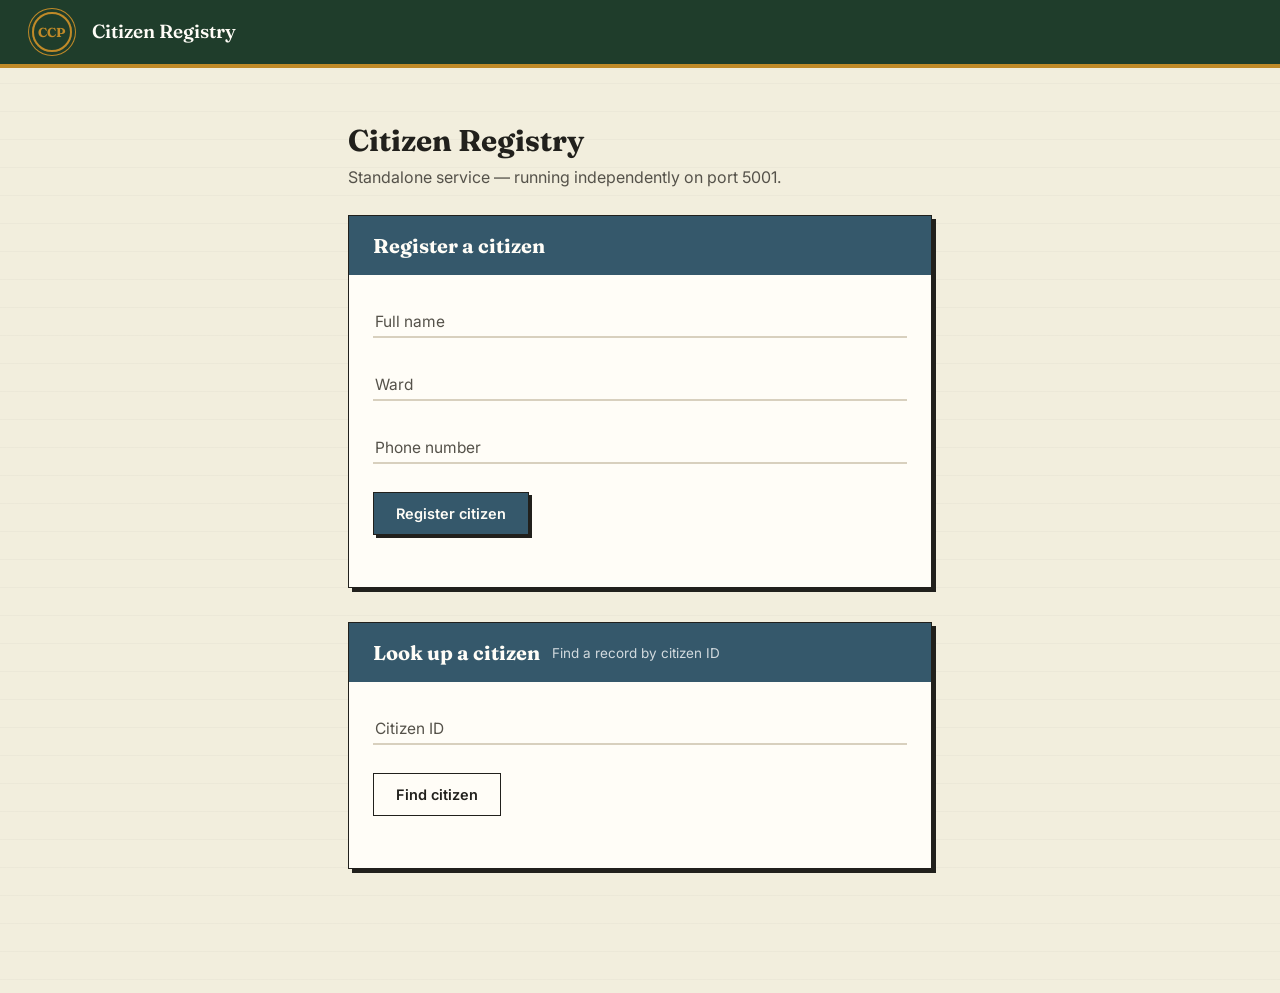
<file: citizen-service/frontend/index.html>
<!DOCTYPE html>
<html lang="en">
<head>
<meta charset="UTF-8">
<meta name="viewport" content="width=device-width, initial-scale=1.0">
<title>Citizen Registry</title>
<link rel="stylesheet" href="style.css">
</head>
<body>

<nav class="letterhead">
  <div class="seal">CCP</div>
  <span class="brand">Citizen Registry</span>
</nav>

<div class="page-narrow">
  <h2 style="font-size:30px;">Citizen Registry</h2>
  <p style="color:var(--ink-soft); margin-top:-6px;">Standalone service — running independently on port 5001.</p>

  <div class="counter citizens" style="margin-top:26px;">
    <div class="counter-head"><h2>Register a citizen</h2></div>
    <div class="counter-body">
      <form id="citizenForm">
        <div class="field"><input type="text" id="name" placeholder=" " required><label>Full name</label></div>
        <div class="field"><input type="text" id="ward" placeholder=" " required><label>Ward</label></div>
        <div class="field"><input type="text" id="phone" placeholder=" " required><label>Phone number</label></div>
        <div class="btn-row"><button type="submit" class="btn btn-slate" id="registerBtn">Register citizen</button></div>
      </form>
      <div class="result-area" id="result"></div>
    </div>
  </div>

  <div class="counter citizens">
    <div class="counter-head"><h2>Look up a citizen</h2><p>Find a record by citizen ID</p></div>
    <div class="counter-body">
      <div class="field"><input type="number" id="searchId" placeholder=" "><label>Citizen ID</label></div>
      <div class="btn-row"><button class="btn btn-outline" id="findBtn" onclick="findCitizen()">Find citizen</button></div>
      <div class="result-area" id="citizenDetails"></div>
    </div>
  </div>
</div>

<script src="ui.js"></script>
<script src="script.js"></script>
</body>
</html>
</file>
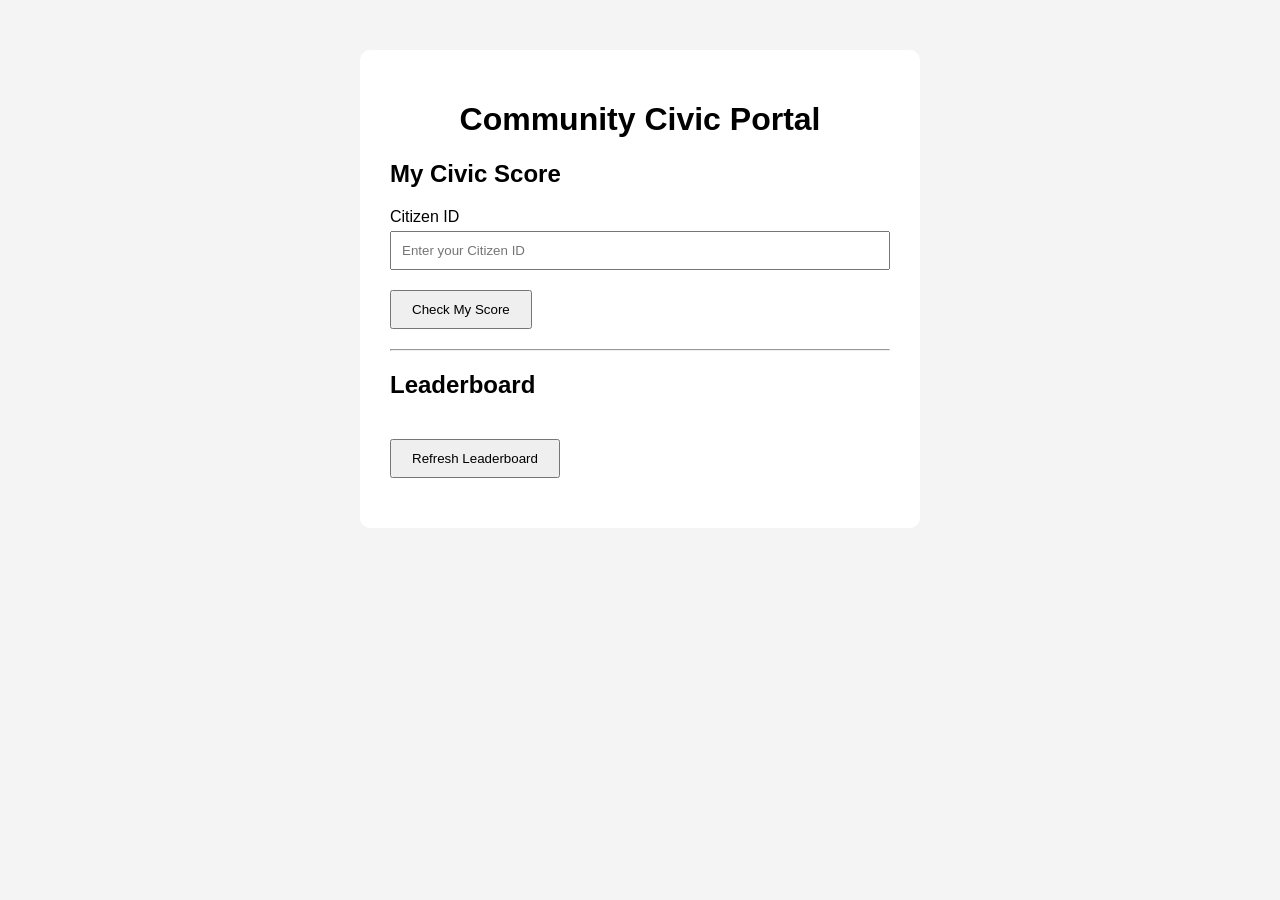
<file: civicscore-service/frontend/index.html>
<!DOCTYPE html>
<html>
<head>
    <title>Civic Score Service</title>
    <link rel="stylesheet" href="style.css">
</head>
<body>
<div class="container">
    <h1>Community Civic Portal</h1>
    <h2>My Civic Score</h2>
    <label>Citizen ID</label>
    <input type="number" id="citizenId" placeholder="Enter your Citizen ID">
    <button onclick="checkScore()">Check My Score</button>
    <div id="scoreResult"></div>
    <hr>
    <h2>Leaderboard</h2>
    <button onclick="loadLeaderboard()">Refresh Leaderboard</button>
    <div id="leaderboardResult"></div>
</div>
<script src="script.js"></script>
</body>
</html>
</file>
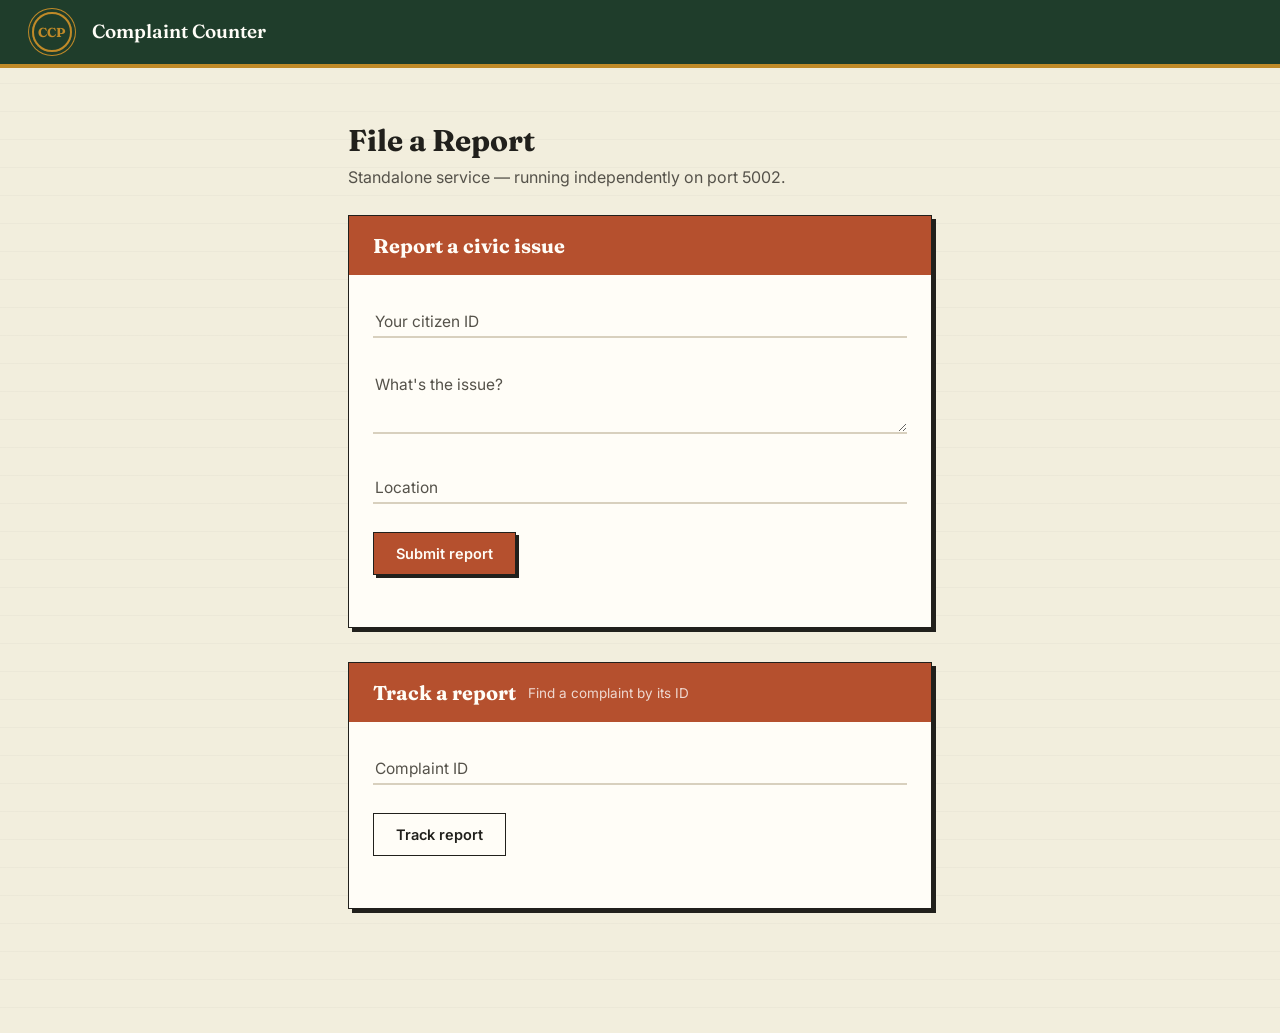
<file: complaint-service/frontend/index.html>
<!DOCTYPE html>
<html lang="en">
<head>
<meta charset="UTF-8">
<meta name="viewport" content="width=device-width, initial-scale=1.0">
<title>File a Report</title>
<link rel="stylesheet" href="style.css">
</head>
<body>

<nav class="letterhead">
  <div class="seal">CCP</div>
  <span class="brand">Complaint Counter</span>
</nav>

<div class="page-narrow">
  <h2 style="font-size:30px;">File a Report</h2>
  <p style="color:var(--ink-soft); margin-top:-6px;">Standalone service — running independently on port 5002.</p>

  <div class="counter complaints" style="margin-top:26px;">
    <div class="counter-head"><h2>Report a civic issue</h2></div>
    <div class="counter-body">
      <form id="complaintForm">
        <div class="field"><input type="number" id="citizenId" placeholder=" " required><label>Your citizen ID</label></div>
        <div class="field"><textarea id="description" placeholder=" " required></textarea><label>What's the issue?</label></div>
        <div class="field"><input type="text" id="location" placeholder=" " required><label>Location</label></div>
        <div class="btn-row"><button type="submit" class="btn btn-brick" id="submitBtn">Submit report</button></div>
      </form>
      <div class="result-area" id="result"></div>
    </div>
  </div>

  <div class="counter complaints">
    <div class="counter-head"><h2>Track a report</h2><p>Find a complaint by its ID</p></div>
    <div class="counter-body">
      <div class="field"><input type="number" id="searchComplaintId" placeholder=" "><label>Complaint ID</label></div>
      <div class="btn-row"><button class="btn btn-outline" id="trackBtn" onclick="findComplaint()">Track report</button></div>
      <div class="result-area" id="complaintDetails"></div>
    </div>
  </div>
</div>

<script src="ui.js"></script>
<script src="script.js"></script>
</body>
</html>
</file>
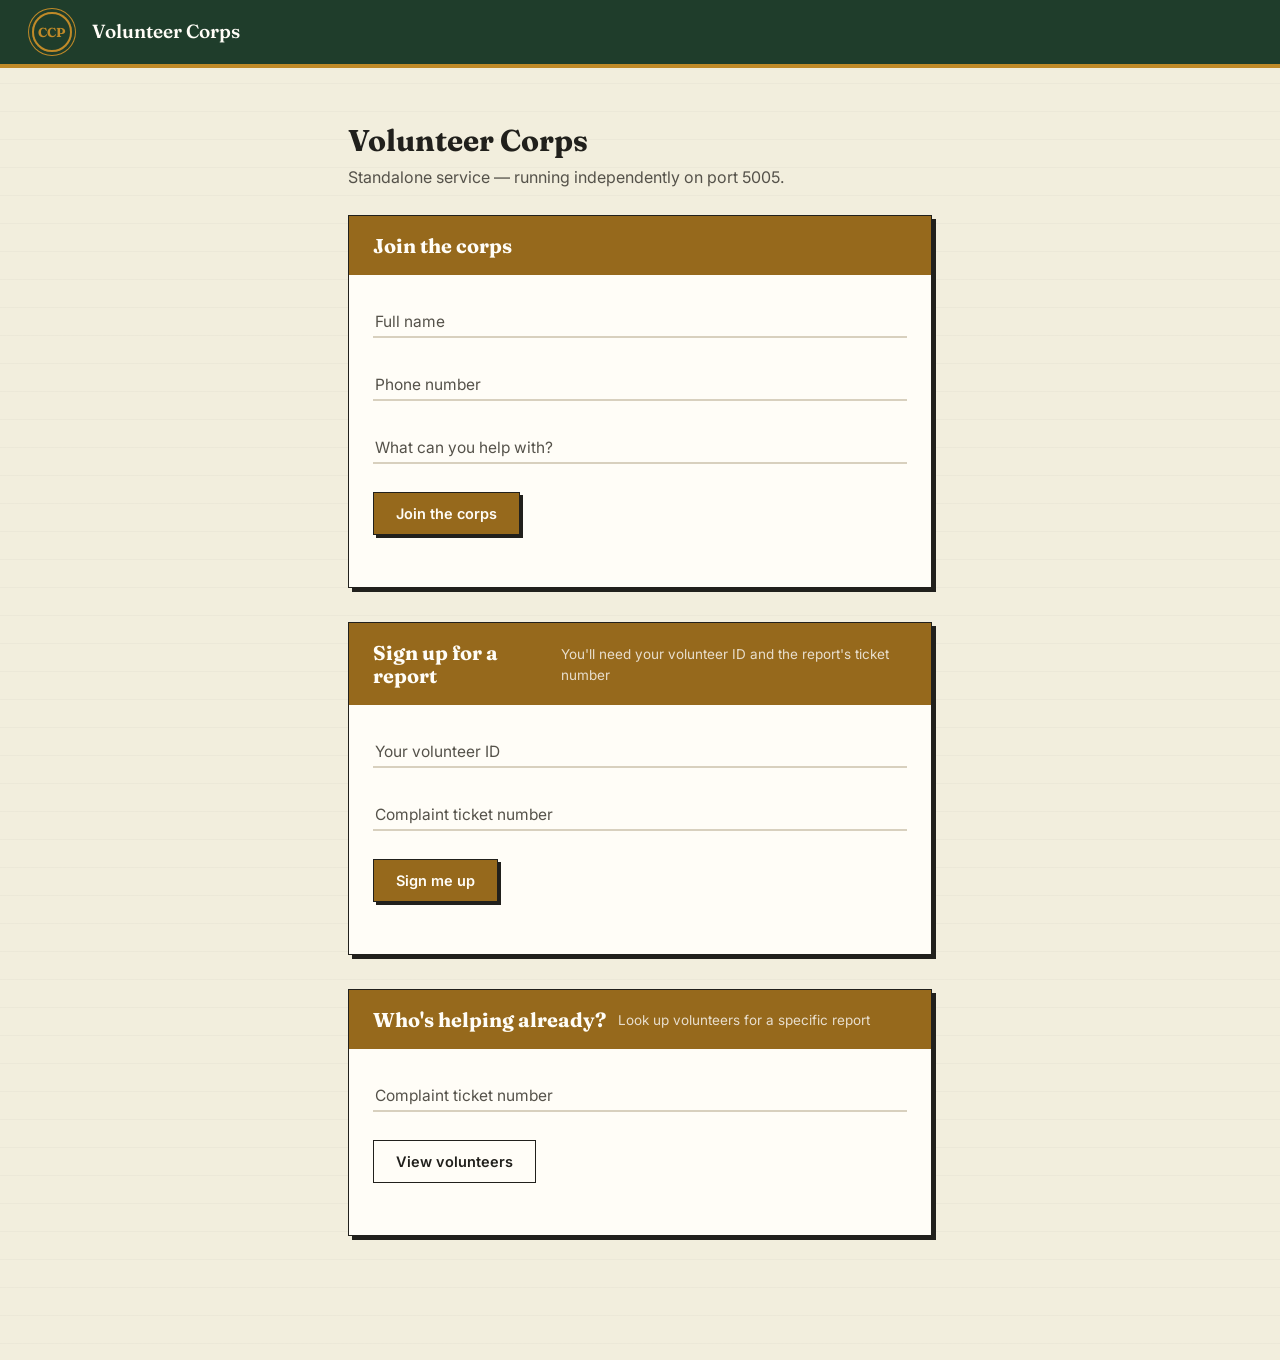
<file: volunteer-service/frontend/index.html>
<!DOCTYPE html>
<html lang="en">
<head>
<meta charset="UTF-8">
<meta name="viewport" content="width=device-width, initial-scale=1.0">
<title>Volunteer Corps</title>
<link rel="stylesheet" href="style.css">
</head>
<body>

<nav class="letterhead">
  <div class="seal">CCP</div>
  <span class="brand">Volunteer Corps</span>
</nav>

<div class="page-narrow">
  <h2 style="font-size:30px;">Volunteer Corps</h2>
  <p style="color:var(--ink-soft); margin-top:-6px;">Standalone service — running independently on port 5005.</p>

  <div class="counter volunteers" style="margin-top:26px;">
    <div class="counter-head"><h2>Join the corps</h2></div>
    <div class="counter-body">
      <form id="volunteerForm">
        <div class="field"><input type="text" id="name" placeholder=" " required><label>Full name</label></div>
        <div class="field"><input type="text" id="phone" placeholder=" " required><label>Phone number</label></div>
        <div class="field"><input type="text" id="skill" placeholder=" " required><label>What can you help with?</label></div>
        <div class="btn-row"><button type="submit" class="btn btn-gold" id="registerBtn">Join the corps</button></div>
      </form>
      <div class="result-area" id="result"></div>
    </div>
  </div>

  <div class="counter volunteers">
    <div class="counter-head"><h2>Sign up for a report</h2><p>You'll need your volunteer ID and the report's ticket number</p></div>
    <div class="counter-body">
      <div class="field"><input type="number" id="volunteerId" placeholder=" "><label>Your volunteer ID</label></div>
      <div class="field"><input type="number" id="complaintId" placeholder=" "><label>Complaint ticket number</label></div>
      <div class="btn-row"><button class="btn btn-gold" id="signupBtn" onclick="signUp()">Sign me up</button></div>
      <div class="result-area" id="signupResult"></div>
    </div>
  </div>

  <div class="counter volunteers">
    <div class="counter-head"><h2>Who's helping already?</h2><p>Look up volunteers for a specific report</p></div>
    <div class="counter-body">
      <div class="field"><input type="number" id="searchComplaintId" placeholder=" "><label>Complaint ticket number</label></div>
      <div class="btn-row"><button class="btn btn-outline" id="viewBtn" onclick="viewSignups()">View volunteers</button></div>
      <div class="result-area" id="signupsList"></div>
    </div>
  </div>
</div>

<script src="ui.js"></script>
<script src="script.js"></script>
</body>
</html>
</file>
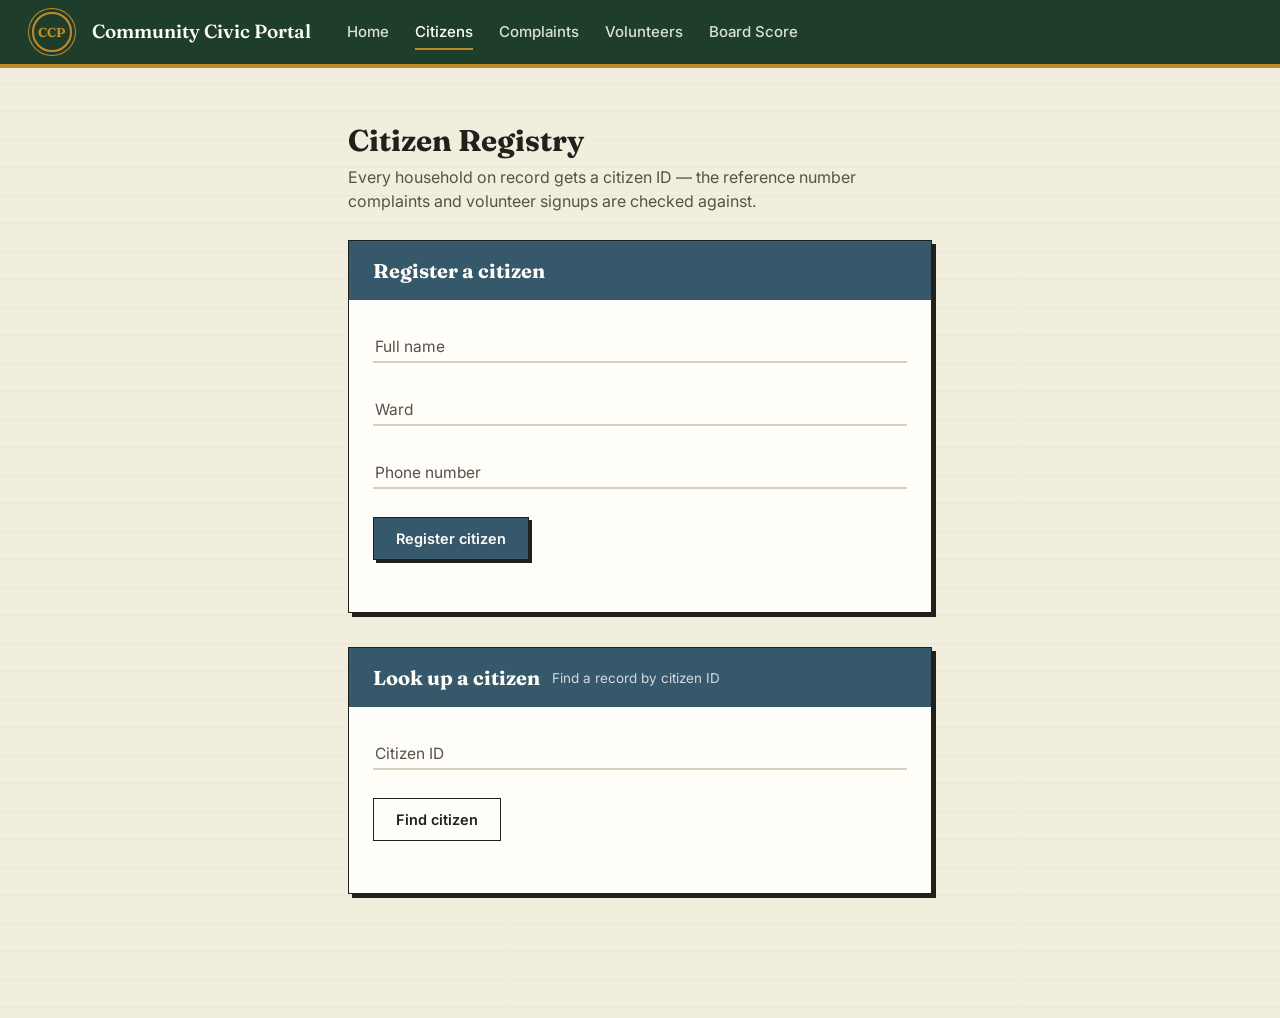
<file: api-gateway/frontend/citizens.html>
<!doctype html>
<html lang="en">
  <head>
    <meta charset="UTF-8" />
    <meta name="viewport" content="width=device-width, initial-scale=1.0" />
    <title>Citizen Registry — Community Civic Portal</title>
    <link rel="stylesheet" href="style.css" />
  </head>
  <body>
    <nav class="letterhead">
      <div class="seal">CCP</div>
      <span class="brand">Community Civic Portal</span>
      <div class="nav-links">
        <a href="/">Home</a>
        <a href="/citizens.html" class="active">Citizens</a>
        <a href="/complaints.html">Complaints</a>
        <a href="/volunteers.html">Volunteers</a>
        <a href="/boardscore.html">Board Score</a>
      </div>
    </nav>

    <div class="page-narrow">
      <h2 style="font-size: 30px">Citizen Registry</h2>
      <p style="color: var(--ink-soft); margin-top: -6px">
        Every household on record gets a citizen ID — the reference number
        complaints and volunteer signups are checked against.
      </p>

      <div class="counter citizens" style="margin-top: 26px">
        <div class="counter-head">
          <h2>Register a citizen</h2>
        </div>
        <div class="counter-body">
          <form id="citizenForm">
            <div class="field">
              <input type="text" id="name" placeholder=" " required />
              <label>Full name</label>
            </div>
            <div class="field">
              <input type="text" id="ward" placeholder=" " required />
              <label>Ward</label>
            </div>
            <div class="field">
              <input type="text" id="phone" placeholder=" " required />
              <label>Phone number</label>
            </div>
            <div class="btn-row">
              <button type="submit" class="btn btn-slate" id="registerBtn">
                Register citizen
              </button>
            </div>
          </form>
          <div class="result-area" id="result"></div>
        </div>
      </div>

      <div class="counter citizens">
        <div class="counter-head">
          <h2>Look up a citizen</h2>
          <p>Find a record by citizen ID</p>
        </div>
        <div class="counter-body">
          <div class="field">
            <input type="number" id="searchId" placeholder=" " />
            <label>Citizen ID</label>
          </div>
          <div class="btn-row">
            <button
              class="btn btn-outline"
              id="findBtn"
              onclick="findCitizen()">
              Find citizen
            </button>
          </div>
          <div class="result-area" id="citizenDetails"></div>
        </div>
      </div>
    </div>

    <script src="ui.js"></script>
    <script>
      const API_URL = "/api/citizens";

      document
        .getElementById("citizenForm")
        .addEventListener("submit", async function (event) {
          event.preventDefault();
          const btn = document.getElementById("registerBtn");
          const name = document.getElementById("name").value;
          const ward = document.getElementById("ward").value;
          const phone = document.getElementById("phone").value;

          setLoading(btn, true, "Registering...");
          try {
            const response = await fetch(API_URL, {
              method: "POST",
              headers: { "Content-Type": "application/json" },
              body: JSON.stringify({ name, ward, phone }),
            });
            const data = await response.json();

            if (response.ok) {
              document.getElementById("result").innerHTML = `
                <div class="stamp-wrap">
                    <div class="stamp citizens">REGISTERED</div>
                    <div class="stamp-detail">
                        <p class="big">Citizen #${data.citizen_id}</p>
                        <p>${data.name} — Ward ${data.ward}</p>
                    </div>
                </div>`;
              event.target.reset();
            } else {
              showToast(
                data.error || `Citizen Service returned ${response.status}.`,
              );
            }
          } catch (e) {
            showToast(
              "Cannot connect to Citizen Service. Check that port 5001 is running.",
            );
          } finally {
            setLoading(btn, false, "", "Register citizen");
          }
        });

      async function findCitizen() {
        const btn = document.getElementById("findBtn");
        const id = document.getElementById("searchId").value;
        if (!id) {
          showToast("Enter a citizen ID first.");
          return;
        }

        setLoading(btn, true, "Looking up...");
        try {
          const response = await fetch(API_URL + "/" + id);
          const data = await response.json();

          if (response.ok) {
            document.getElementById("citizenDetails").innerHTML = `
                <div class="ticket">
                    <div class="tid">#${data.citizen_id}</div>
                    <div class="trow"><span>Name</span><span>${data.name}</span></div>
                    <div class="trow"><span>Ward</span><span>${data.ward}</span></div>
                    <div class="trow"><span>Phone</span><span>${data.phone}</span></div>
                </div>`;
          } else {
            document.getElementById("citizenDetails").innerHTML = "";
            showToast(
              data.error || `Citizen Service returned ${response.status}.`,
            );
          }
        } catch (e) {
          showToast(
            "Cannot connect to Citizen Service. Check that port 5001 is running.",
          );
        } finally {
          setLoading(btn, false, "", "Find citizen");
        }
      }
    </script>
  </body>
</html>
</file>
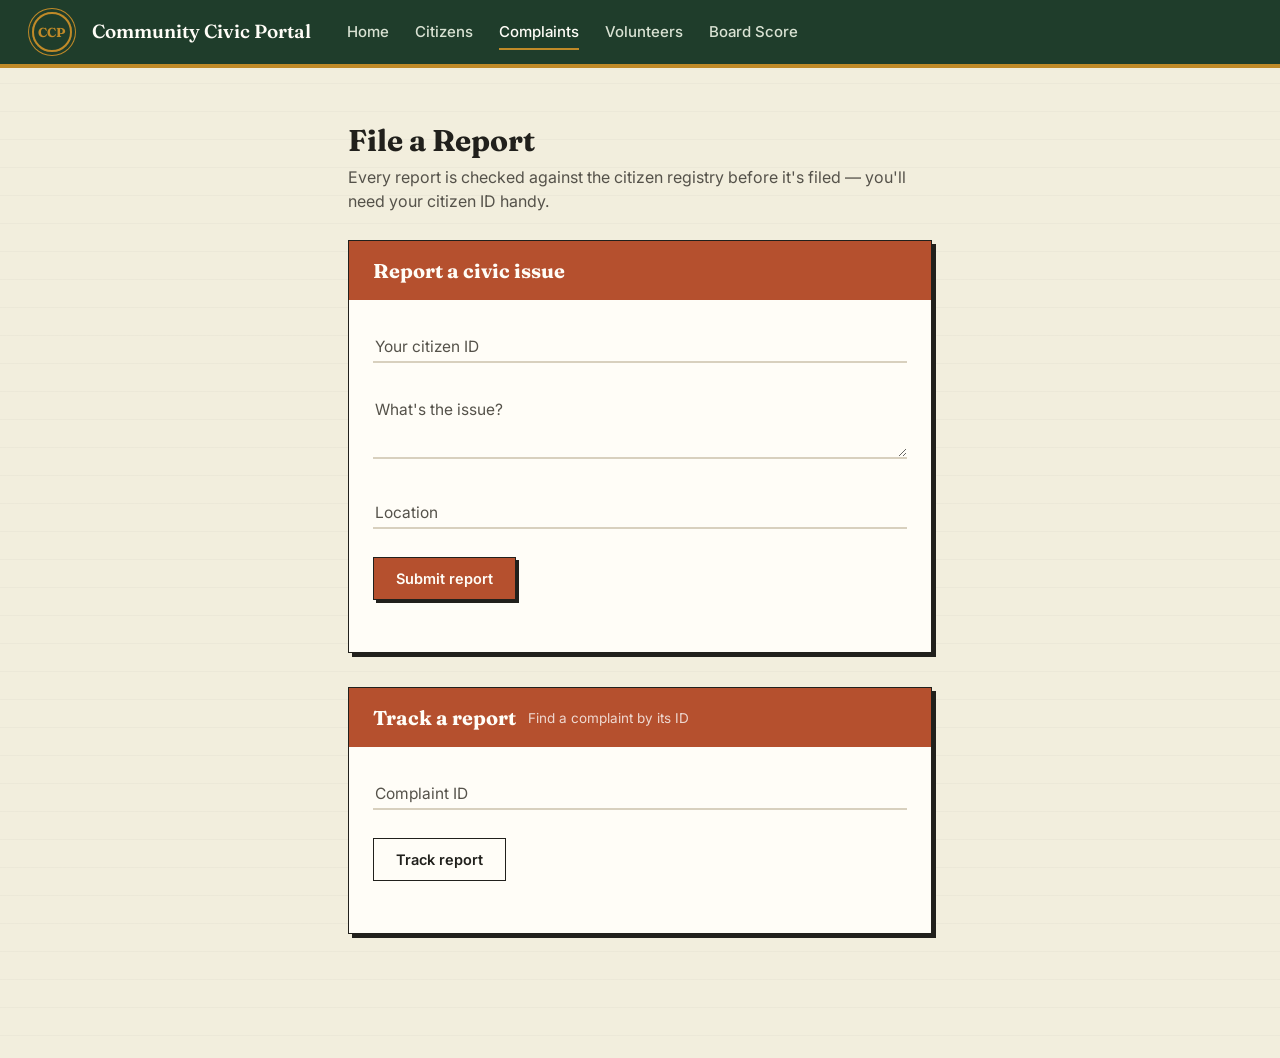
<file: api-gateway/frontend/complaints.html>
<!doctype html>
<html lang="en">
  <head>
    <meta charset="UTF-8" />
    <meta name="viewport" content="width=device-width, initial-scale=1.0" />
    <title>File a Report — Community Civic Portal</title>
    <link rel="stylesheet" href="style.css" />
  </head>
  <body>
    <nav class="letterhead">
      <div class="seal">CCP</div>
      <span class="brand">Community Civic Portal</span>
      <div class="nav-links">
        <a href="/">Home</a>
        <a href="/citizens.html">Citizens</a>
        <a href="/complaints.html" class="active">Complaints</a>
        <a href="/volunteers.html">Volunteers</a>
        <a href="/boardscore.html">Board Score</a>
      </div>
    </nav>

    <div class="page-narrow">
      <h2 style="font-size: 30px">File a Report</h2>
      <p style="color: var(--ink-soft); margin-top: -6px">
        Every report is checked against the citizen registry before it's filed —
        you'll need your citizen ID handy.
      </p>

      <div class="counter complaints" style="margin-top: 26px">
        <div class="counter-head">
          <h2>Report a civic issue</h2>
        </div>
        <div class="counter-body">
          <form id="complaintForm">
            <div class="field">
              <input type="number" id="citizenId" placeholder=" " required />
              <label>Your citizen ID</label>
            </div>
            <div class="field">
              <textarea id="description" placeholder=" " required></textarea>
              <label>What's the issue?</label>
            </div>
            <div class="field">
              <input type="text" id="location" placeholder=" " required />
              <label>Location</label>
            </div>
            <div class="btn-row">
              <button type="submit" class="btn btn-brick" id="submitBtn">
                Submit report
              </button>
            </div>
          </form>
          <div class="result-area" id="result"></div>
        </div>
      </div>

      <div class="counter complaints">
        <div class="counter-head">
          <h2>Track a report</h2>
          <p>Find a complaint by its ID</p>
        </div>
        <div class="counter-body">
          <div class="field">
            <input type="number" id="searchComplaintId" placeholder=" " />
            <label>Complaint ID</label>
          </div>
          <div class="btn-row">
            <button
              class="btn btn-outline"
              id="trackBtn"
              onclick="findComplaint()">
              Track report
            </button>
          </div>
          <div class="result-area" id="complaintDetails"></div>
        </div>
      </div>
    </div>

    <script src="ui.js"></script>
    <script>
      const API_URL = "/api/complaints";

      function statusBadge(status) {
        const cls =
          status === "OPEN"
            ? "badge-open"
            : status === "RESOLVED"
              ? "badge-resolved"
              : "badge-assigned";
        return `<span class="badge ${cls}">${status}</span>`;
      }

      document
        .getElementById("complaintForm")
        .addEventListener("submit", async function (event) {
          event.preventDefault();
          const btn = document.getElementById("submitBtn");
          const citizenId = document.getElementById("citizenId").value;
          const description = document.getElementById("description").value;
          const location = document.getElementById("location").value;

          setLoading(btn, true, "Filing report...");
          try {
            const response = await fetch(API_URL, {
              method: "POST",
              headers: { "Content-Type": "application/json" },
              body: JSON.stringify({
                citizen_id: citizenId,
                description,
                location,
              }),
            });
            const data = await response.json();

            if (response.ok) {
              document.getElementById("result").innerHTML = `
                <div class="ticket">
                    <div class="tid">Ticket #${data.complaint_id}</div>
                    <div class="trow"><span>Filed by</span><span>${data.citizen_name}</span></div>
                    <div class="trow"><span>Location</span><span>${data.location}</span></div>
                    <div class="trow"><span>Status</span>${statusBadge(data.status)}</div>
                    <div class="trow"><span>Civic score</span><strong>+${data.civic_score}</strong></div>
                </div>`;
              event.target.reset();
            } else {
              showToast(data.error || "Could not file the report.");
            }
          } catch (e) {
            showToast("Complaint Service is unreachable. Try again shortly.");
          } finally {
            setLoading(btn, false, "", "Submit report");
          }
        });

      async function findComplaint() {
        const btn = document.getElementById("trackBtn");
        const id = document.getElementById("searchComplaintId").value;
        if (!id) {
          showToast("Enter a complaint ID first.");
          return;
        }

        setLoading(btn, true, "Looking up...");
        try {
          const response = await fetch(API_URL + "/" + id);
          const data = await response.json();

          if (response.ok) {
            document.getElementById("complaintDetails").innerHTML = `
                <div class="ticket">
                    <div class="tid">Ticket #${data.complaint_id}</div>
                    <div class="trow"><span>Citizen ID</span><span>${data.citizen_id}</span></div>
                    <div class="trow"><span>Issue</span><span>${data.description}</span></div>
                    <div class="trow"><span>Location</span><span>${data.location}</span></div>
                    <div class="trow"><span>Status</span>${statusBadge(data.status)}</div>
                    <div class="trow"><span>Civic score</span><strong>${data.civic_score}</strong></div>
                </div>`;
          } else {
            document.getElementById("complaintDetails").innerHTML = "";
            showToast(data.error || "Complaint not found.");
          }
        } catch (e) {
          showToast("Complaint Service is unreachable. Try again shortly.");
        } finally {
          setLoading(btn, false, "", "Track report");
        }
      }
    </script>
  </body>
</html>
</file>
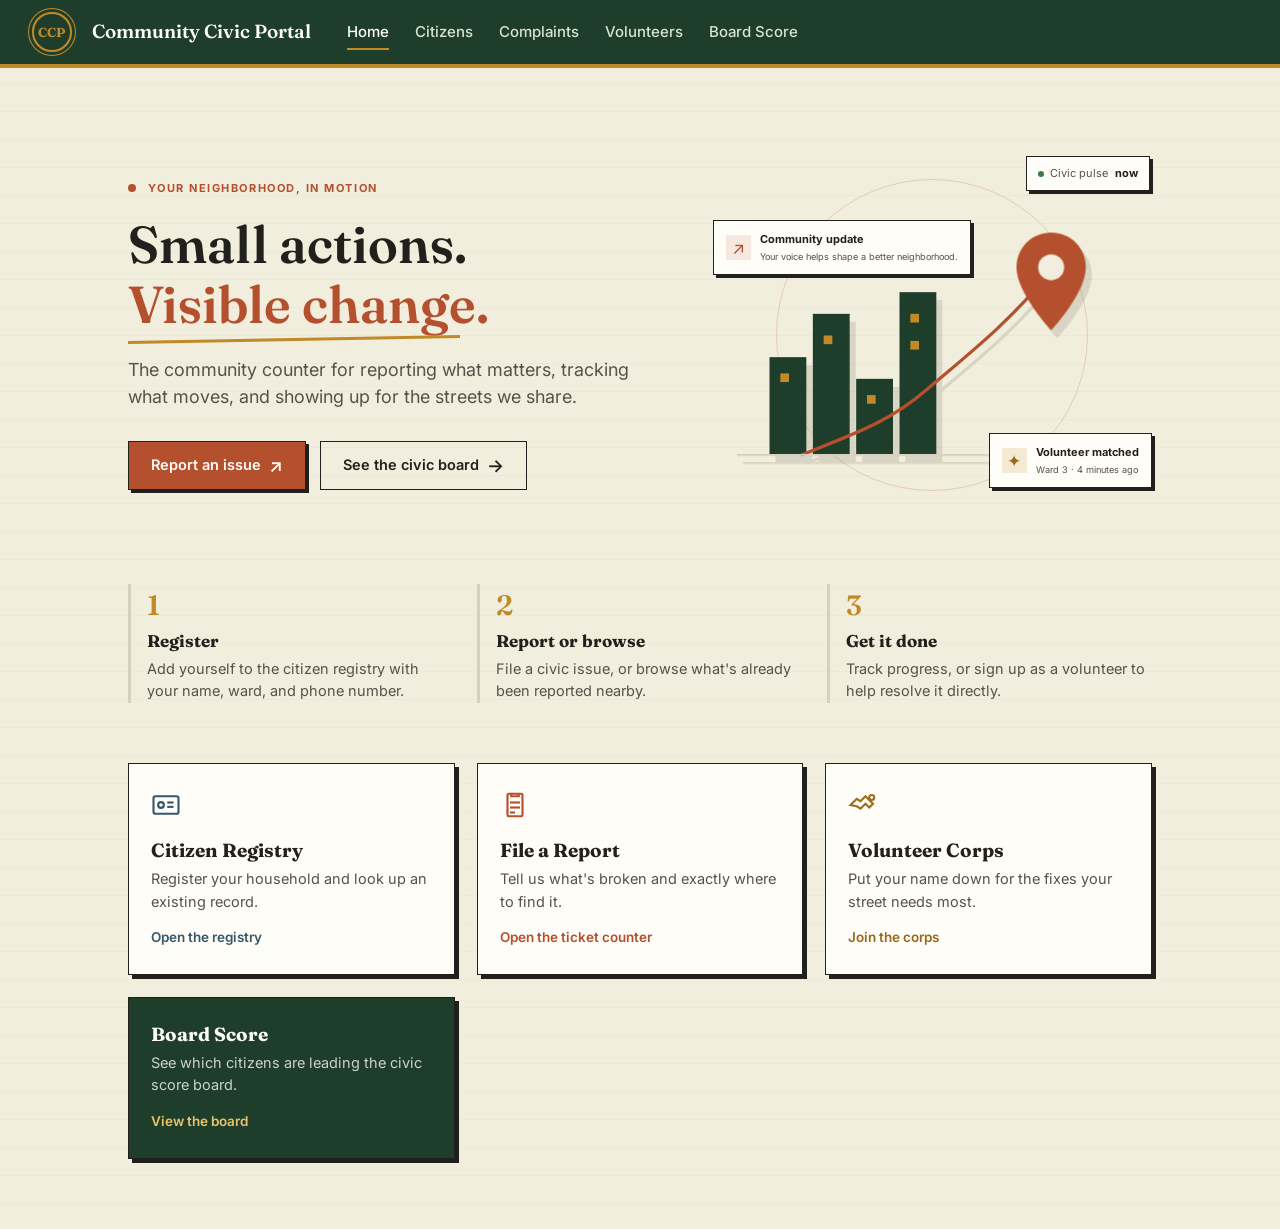
<file: api-gateway/frontend/home.html>
<!doctype html>
<html lang="en">
  <head>
    <meta charset="UTF-8" />
    <meta name="viewport" content="width=device-width, initial-scale=1.0" />
    <title>Community Civic Portal</title>
    <link rel="stylesheet" href="style.css" />
  </head>
  <body>
    <nav class="letterhead">
      <div class="seal">CCP</div>
      <span class="brand">Community Civic Portal</span>
      <div class="nav-links">
        <a href="/" class="active">Home</a>
        <a href="/citizens.html">Citizens</a>
        <a href="/complaints.html">Complaints</a>
        <a href="/volunteers.html">Volunteers</a>
        <a href="/boardscore.html">Board Score</a>
      </div>
    </nav>

    <section class="hero">
      <div class="hero-copy">
        <p class="eyebrow">
          <span class="pulse-dot"></span> Your neighborhood, in motion
        </p>
        <h1>Small actions.<br /><em>Visible change.</em></h1>
        <p class="lede">
          The community counter for reporting what matters, tracking what moves,
          and showing up for the streets we share.
        </p>
        <div class="hero-ctas">
          <a href="/complaints.html" class="btn btn-brick"
            >Report an issue <span class="arrow">↗</span></a
          >
          <a href="/boardscore.html" class="btn btn-outline"
            >See the civic board <span class="arrow">→</span></a
          >
        </div>
      </div>

      <div class="hero-scene">
        <div class="scene-label">
          <span class="live-mark"></span> Civic pulse
          <strong id="pulseTime">now</strong>
        </div>
        <svg
          class="hero-art"
          viewBox="0 0 360 300"
          fill="none"
          xmlns="http://www.w3.org/2000/svg">
          <rect x="30" y="170" width="34" height="90" fill="#1F3D2B" />
          <rect x="70" y="130" width="34" height="130" fill="#1F3D2B" />
          <rect x="110" y="190" width="34" height="70" fill="#1F3D2B" />
          <rect x="150" y="110" width="34" height="150" fill="#1F3D2B" />
          <rect x="40" y="185" width="8" height="8" fill="#C08A28" />
          <rect x="80" y="150" width="8" height="8" fill="#C08A28" />
          <rect x="120" y="205" width="8" height="8" fill="#C08A28" />
          <rect x="160" y="130" width="8" height="8" fill="#C08A28" />
          <rect x="160" y="155" width="8" height="8" fill="#C08A28" />

          <path
            class="route"
            d="M60 260 C 110 240, 140 230, 175 200 S 250 140, 290 90"
            stroke="#B5502E"
            stroke-width="3"
            stroke-linecap="round"
            stroke-dasharray="6 8" />

          <g class="pin">
            <path
              d="M290 55 C 272 55, 258 69, 258 87 C 258 111, 290 145, 290 145 C 290 145, 322 111, 322 87 C 322 69, 308 55, 290 55 Z"
              fill="#B5502E" />
            <circle cx="290" cy="87" r="12" fill="#F2EEDD" />
          </g>

          <line
            x1="0"
            y1="260"
            x2="360"
            y2="260"
            stroke="#D8D0BE"
            stroke-width="2" />
        </svg>
        <div class="map-card map-card-top">
          <span class="map-icon">↗</span>
          <div>
            <strong>Community update</strong
            ><small>Your voice helps shape a better neighborhood.</small>
          </div>
        </div>
        <div class="map-card map-card-bottom">
          <span class="map-icon gold">✦</span>
          <div>
            <strong>Volunteer matched</strong
            ><small>Ward 3 · 4 minutes ago</small>
          </div>
        </div>
      </div>
    </section>

    <div class="steps">
      <div class="step reveal">
        <div class="num">1</div>
        <h3>Register</h3>
        <p>
          Add yourself to the citizen registry with your name, ward, and phone
          number.
        </p>
      </div>
      <div class="step reveal">
        <div class="num">2</div>
        <h3>Report or browse</h3>
        <p>
          File a civic issue, or browse what's already been reported nearby.
        </p>
      </div>
      <div class="step reveal">
        <div class="num">3</div>
        <h3>Get it done</h3>
        <p>
          Track progress, or sign up as a volunteer to help resolve it directly.
        </p>
      </div>
    </div>

    <div class="tiles">
      <a href="/citizens.html" class="tile citizens reveal">
        <svg
          class="icon"
          width="30"
          height="30"
          viewBox="0 0 24 24"
          fill="none"
          stroke="#35586B"
          stroke-width="1.7">
          <rect x="2" y="5" width="20" height="14" rx="1.5" />
          <circle cx="8" cy="12" r="2.3" />
          <line x1="13" y1="10" x2="18" y2="10" />
          <line x1="13" y1="13.5" x2="18" y2="13.5" />
        </svg>
        <h3>Citizen Registry</h3>
        <p>Register your household and look up an existing record.</p>
        <span class="go">Open the registry</span>
      </a>

      <a href="/complaints.html" class="tile complaints reveal">
        <svg
          class="icon"
          width="30"
          height="30"
          viewBox="0 0 24 24"
          fill="none"
          stroke="#B5502E"
          stroke-width="1.7">
          <path
            d="M7 3h10a1 1 0 0 1 1 1v16a1 1 0 0 1-1 1H7a1 1 0 0 1-1-1V4a1 1 0 0 1 1-1Z" />
          <path d="M9 3v2h6V3" />
          <line x1="8" y1="10" x2="16" y2="10" />
          <line x1="8" y1="14" x2="16" y2="14" />
          <line x1="8" y1="18" x2="12" y2="18" />
        </svg>
        <h3>File a Report</h3>
        <p>Tell us what's broken and exactly where to find it.</p>
        <span class="go">Open the ticket counter</span>
      </a>

      <a href="/volunteers.html" class="tile volunteers reveal">
        <svg
          class="icon"
          width="30"
          height="30"
          viewBox="0 0 24 24"
          fill="none"
          stroke="#9C6E1B"
          stroke-width="1.7">
          <path
            d="M2 12 L7 7 L10 9 L14 5 L20 11 L17 14 L14 11 L10 15 L7 13 Z" />
          <circle cx="19" cy="6" r="2" />
        </svg>
        <h3>Volunteer Corps</h3>
        <p>Put your name down for the fixes your street needs most.</p>
        <span class="go">Join the corps</span>
      </a>

      <a href="/boardscore.html" class="tile scores reveal">
        <h3>Board Score</h3>
        <p>See which citizens are leading the civic score board.</p>
        <span class="go">View the board</span>
      </a>
    </div>

    <script>
      const revealItems = document.querySelectorAll(".reveal");
      const revealObserver = new IntersectionObserver(
        (entries) => {
          entries.forEach((entry) => {
            if (!entry.isIntersecting) return;
            entry.target.classList.add("is-visible");
            revealObserver.unobserve(entry.target);
          });
        },
        { threshold: 0.14 },
      );
      revealItems.forEach((item) => revealObserver.observe(item));

      const pulseTime = document.getElementById("pulseTime");
      setInterval(() => {
        pulseTime.textContent =
          "updated " +
          new Date().toLocaleTimeString([], {
            hour: "2-digit",
            minute: "2-digit",
          });
      }, 30000);
    </script>
  </body>
</html>
</file>
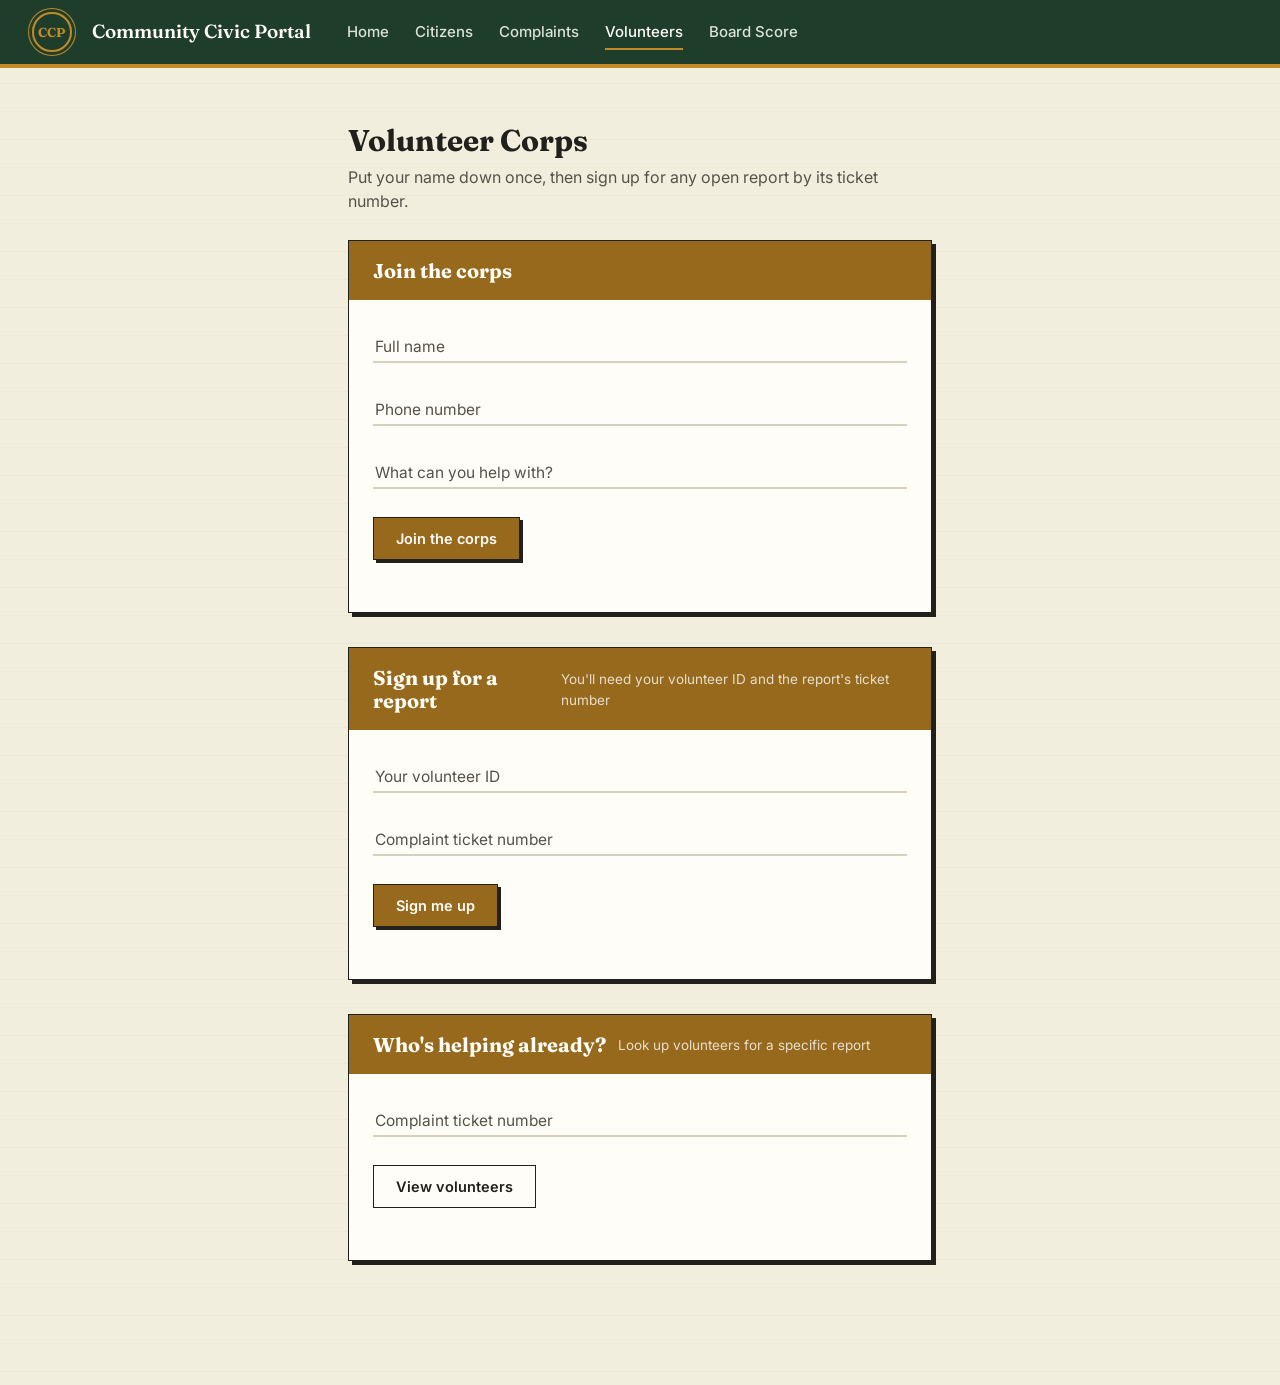
<file: api-gateway/frontend/volunteers.html>
<!doctype html>
<html lang="en">
  <head>
    <meta charset="UTF-8" />
    <meta name="viewport" content="width=device-width, initial-scale=1.0" />
    <title>Volunteer Corps — Community Civic Portal</title>
    <link rel="stylesheet" href="style.css" />
  </head>
  <body>
    <nav class="letterhead">
      <div class="seal">CCP</div>
      <span class="brand">Community Civic Portal</span>
      <div class="nav-links">
        <a href="/">Home</a>
        <a href="/citizens.html">Citizens</a>
        <a href="/complaints.html">Complaints</a>
        <a href="/volunteers.html" class="active">Volunteers</a>
        <a href="/boardscore.html">Board Score</a>
      </div>
    </nav>

    <div class="page-narrow">
      <h2 style="font-size: 30px">Volunteer Corps</h2>
      <p style="color: var(--ink-soft); margin-top: -6px">
        Put your name down once, then sign up for any open report by its ticket
        number.
      </p>

      <div class="counter volunteers" style="margin-top: 26px">
        <div class="counter-head">
          <h2>Join the corps</h2>
        </div>
        <div class="counter-body">
          <form id="volunteerForm">
            <div class="field">
              <input type="text" id="name" placeholder=" " required />
              <label>Full name</label>
            </div>
            <div class="field">
              <input type="text" id="phone" placeholder=" " required />
              <label>Phone number</label>
            </div>
            <div class="field">
              <input type="text" id="skill" placeholder=" " required />
              <label>What can you help with?</label>
            </div>
            <div class="btn-row">
              <button type="submit" class="btn btn-gold" id="registerBtn">
                Join the corps
              </button>
            </div>
          </form>
          <div class="result-area" id="result"></div>
        </div>
      </div>

      <div class="counter volunteers">
        <div class="counter-head">
          <h2>Sign up for a report</h2>
          <p>You'll need your volunteer ID and the report's ticket number</p>
        </div>
        <div class="counter-body">
          <div class="field">
            <input type="number" id="volunteerId" placeholder=" " />
            <label>Your volunteer ID</label>
          </div>
          <div class="field">
            <input type="number" id="complaintId" placeholder=" " />
            <label>Complaint ticket number</label>
          </div>
          <div class="btn-row">
            <button class="btn btn-gold" id="signupBtn" onclick="signUp()">
              Sign me up
            </button>
          </div>
          <div class="result-area" id="signupResult"></div>
        </div>
      </div>

      <div class="counter volunteers">
        <div class="counter-head">
          <h2>Who's helping already?</h2>
          <p>Look up volunteers for a specific report</p>
        </div>
        <div class="counter-body">
          <div class="field">
            <input type="number" id="searchComplaintId" placeholder=" " />
            <label>Complaint ticket number</label>
          </div>
          <div class="btn-row">
            <button
              class="btn btn-outline"
              id="viewBtn"
              onclick="viewSignups()">
              View volunteers
            </button>
          </div>
          <div class="result-area" id="signupsList"></div>
        </div>
      </div>
    </div>

    <script src="ui.js"></script>
    <script>
      const VOLUNTEER_API = "/api/volunteers";
      const SIGNUP_API = "/api/signups";

      document
        .getElementById("volunteerForm")
        .addEventListener("submit", async function (event) {
          event.preventDefault();
          const btn = document.getElementById("registerBtn");
          const name = document.getElementById("name").value;
          const phone = document.getElementById("phone").value;
          const skill = document.getElementById("skill").value;

          setLoading(btn, true, "Joining...");
          try {
            const response = await fetch(VOLUNTEER_API, {
              method: "POST",
              headers: { "Content-Type": "application/json" },
              body: JSON.stringify({ name, phone, skill }),
            });
            const data = await response.json();

            if (response.ok) {
              document.getElementById("result").innerHTML = `
                <div class="stamp-wrap">
                    <div class="stamp volunteers">WELCOME<br>ABOARD</div>
                    <div class="stamp-detail">
                        <p class="big">Volunteer #${data.volunteer_id}</p>
                        <p>${data.name} — ${data.skill}</p>
                    </div>
                </div>`;
              event.target.reset();
            } else {
              showToast(data.error || "Could not register you as a volunteer.");
            }
          } catch (e) {
            showToast("Volunteer Service is unreachable. Try again shortly.");
          } finally {
            setLoading(btn, false, "", "Join the corps");
          }
        });

      async function signUp() {
        const btn = document.getElementById("signupBtn");
        const volunteerId = document.getElementById("volunteerId").value;
        const complaintId = document.getElementById("complaintId").value;
        if (!volunteerId || !complaintId) {
          showToast("Fill in both IDs first.");
          return;
        }

        setLoading(btn, true, "Signing up...");
        try {
          const response = await fetch(SIGNUP_API, {
            method: "POST",
            headers: { "Content-Type": "application/json" },
            body: JSON.stringify({
              volunteer_id: volunteerId,
              complaint_id: complaintId,
            }),
          });
          const data = await response.json();

          if (response.ok) {
            document.getElementById("signupResult").innerHTML = `
                <div class="ticket">
                    <div class="tid">You're in</div>
                    <div class="trow"><span>Report</span><span>${data.complaint_description}</span></div>
                    <div class="trow"><span>Location</span><span>${data.complaint_location}</span></div>
                </div>`;
          } else {
            showToast(data.error || "Could not sign you up.");
          }
        } catch (e) {
          showToast("Volunteer Service is unreachable. Try again shortly.");
        } finally {
          setLoading(btn, false, "", "Sign me up");
        }
      }

      async function viewSignups() {
        const btn = document.getElementById("viewBtn");
        const id = document.getElementById("searchComplaintId").value;
        if (!id) {
          showToast("Enter a complaint ticket number first.");
          return;
        }

        setLoading(btn, true, "Looking up...");
        try {
          const response = await fetch(SIGNUP_API + "/complaint/" + id);
          const data = await response.json();

          const listDiv = document.getElementById("signupsList");
          if (data.length === 0) {
            listDiv.innerHTML = `<p class="empty-note">No one's signed up for this report yet — be the first.</p>`;
          } else {
            listDiv.innerHTML = data
              .map(
                (s) => `
                <div class="ledger-row"><span>${s.volunteer_name}</span><span>${s.volunteer_phone}</span></div>
            `,
              )
              .join("");
          }
        } catch (e) {
          showToast("Volunteer Service is unreachable. Try again shortly.");
        } finally {
          setLoading(btn, false, "", "View volunteers");
        }
      }
    </script>
  </body>
</html>
</file>
<file: citizen-service/frontend/style.css>
/* ============================================================
   COMMUNITY CIVIC PORTAL — Design System
   Concept: a town hall service counter / civic ledger.
   ============================================================ */

@import url('https://fonts.googleapis.com/css2?family=Fraunces:opsz,wght@9..144,400;9..144,500;9..144,600;9..144,700&family=Inter:wght@400;500;600;700&display=swap');

:root {
  --paper: #F2EEDD;
  --paper-line: rgba(33, 32, 28, 0.055);
  --white: #FFFDF7;
  --ink: #21201C;
  --ink-soft: #55524A;

  --forest: #1F3D2B;
  --forest-dark: #142A1D;

  --brick: #B5502E;
  --brick-dark: #8F3E22;

  --slate: #35586B;
  --slate-dark: #263F4C;

  --gold: #C08A28;
  --gold-dark: #96691C;

  --green-status: #3C7A4C;
  --line: #D8D0BE;

  --radius: 3px;
  --shadow-hard: 4px 4px 0 var(--ink);
  --shadow-hard-sm: 3px 3px 0 var(--ink);
}

* { box-sizing: border-box; }

body {
  margin: 0;
  font-family: 'Inter', sans-serif;
  color: var(--ink);
  background-color: var(--paper);
  background-image: repeating-linear-gradient(
    to bottom,
    transparent,
    transparent 27px,
    var(--paper-line) 28px
  );
  line-height: 1.55;
}

h1, h2, h3 {
  font-family: 'Fraunces', serif;
  color: var(--ink);
  margin: 0 0 0.4em 0;
  line-height: 1.15;
}

a { color: inherit; }

:focus-visible {
  outline: 3px solid var(--gold);
  outline-offset: 2px;
}

/* ---------- Letterhead nav ---------- */

nav.letterhead {
  background: var(--forest);
  border-bottom: 4px solid var(--gold);
  padding: 0 32px;
  display: flex;
  align-items: center;
  gap: 8px;
  height: 68px;
}

.seal {
  width: 40px;
  height: 40px;
  border-radius: 50%;
  border: 2px solid var(--gold);
  box-shadow: 0 0 0 3px var(--forest), 0 0 0 4px var(--gold);
  display: flex;
  align-items: center;
  justify-content: center;
  font-family: 'Fraunces', serif;
  font-weight: 700;
  font-size: 13px;
  color: var(--gold);
  margin-right: 12px;
  flex-shrink: 0;
}

.brand {
  color: var(--white);
  font-family: 'Fraunces', serif;
  font-weight: 600;
  font-size: 19px;
  margin-right: 28px;
  white-space: nowrap;
}

.nav-links {
  display: flex;
  gap: 26px;
  flex-wrap: wrap;
}

.nav-links a {
  position: relative;
  color: #D9E2D3;
  text-decoration: none;
  font-size: 15px;
  font-weight: 500;
  padding: 4px 0;
}

.nav-links a::after {
  content: "";
  position: absolute;
  left: 0; right: 100%;
  bottom: -2px;
  height: 2px;
  background: var(--gold);
  transition: right 0.25s ease;
}

.nav-links a:hover::after,
.nav-links a.active::after {
  right: 0;
}

.nav-links a.active { color: var(--white); }

/* ---------- Layout shells ---------- */

.page {
  max-width: 900px;
  margin: 0 auto;
  padding: 56px 28px 90px;
}

.page-narrow {
  max-width: 640px;
  margin: 0 auto;
  padding: 56px 28px 90px;
}

/* ---------- Hero (home page) ---------- */

.hero {
  display: grid;
  grid-template-columns: 1.1fr 0.9fr;
  gap: 48px;
  align-items: center;
  max-width: 1080px;
  margin: 0 auto;
  padding: 72px 28px 40px;
}

.hero h1 {
  font-size: clamp(34px, 5vw, 52px);
  font-weight: 600;
  opacity: 0;
  animation: rise 0.7s ease forwards;
}

.hero p.lede {
  font-size: 18px;
  color: var(--ink-soft);
  max-width: 46ch;
  margin-top: 18px;
  opacity: 0;
  animation: rise 0.7s ease 0.15s forwards;
}

.hero-ctas {
  display: flex;
  gap: 14px;
  margin-top: 30px;
  flex-wrap: wrap;
  opacity: 0;
  animation: rise 0.7s ease 0.3s forwards;
}

@keyframes rise {
  from { opacity: 0; transform: translateY(14px); }
  to   { opacity: 1; transform: translateY(0); }
}

.hero-art { width: 100%; height: auto; }

.hero-art .route {
  stroke-dasharray: 340;
  stroke-dashoffset: 340;
  animation: draw 1.1s ease 0.3s forwards;
}
@keyframes draw { to { stroke-dashoffset: 0; } }

.hero-art .pin {
  transform-origin: 50% 100%;
  opacity: 0;
  animation: drop 0.6s cubic-bezier(.32,1.4,.5,1) 1.1s forwards;
}
@keyframes drop {
  0%   { opacity: 0; transform: translateY(-30px) scale(0.7); }
  60%  { opacity: 1; transform: translateY(4px) scale(1.05); }
  100% { opacity: 1; transform: translateY(0) scale(1); }
}

/* ---------- Steps (sequence — genuinely ordered) ---------- */

.steps {
  max-width: 1080px;
  margin: 10px auto 60px;
  padding: 0 28px;
  display: grid;
  grid-template-columns: repeat(3, 1fr);
  gap: 24px;
}

.step {
  border-left: 3px solid var(--line);
  padding-left: 16px;
}

.step .num {
  font-family: 'Fraunces', serif;
  font-size: 28px;
  font-weight: 600;
  color: var(--gold);
}

.step h3 { font-size: 17px; margin-top: 4px; }
.step p { color: var(--ink-soft); font-size: 14.5px; margin: 6px 0 0; }

/* ---------- Service entry tiles (home) ---------- */

.tiles {
  max-width: 1080px;
  margin: 0 auto 70px;
  padding: 0 28px;
  display: grid;
  grid-template-columns: repeat(3, 1fr);
  gap: 22px;
}

.tile {
  background: var(--white);
  border: 1.5px solid var(--ink);
  box-shadow: var(--shadow-hard);
  padding: 26px 22px;
  text-decoration: none;
  color: var(--ink);
  display: block;
  transition: transform 0.15s ease, box-shadow 0.15s ease;
}
.tile:hover {
  transform: translate(-2px, -2px);
  box-shadow: 6px 6px 0 var(--ink);
}
.tile .icon { margin-bottom: 14px; }
.tile h3 { font-size: 19px; margin-bottom: 6px; }
.tile p { font-size: 14.5px; color: var(--ink-soft); margin: 0; }
.tile .go { font-size: 13.5px; font-weight: 600; margin-top: 14px; display: block; }
.tile.citizens .go { color: var(--slate); }
.tile.complaints .go { color: var(--brick); }
.tile.volunteers .go { color: var(--gold-dark); }

/* ---------- Counter panel (service pages) ---------- */

.counter {
  background: var(--white);
  border: 1.5px solid var(--ink);
  box-shadow: var(--shadow-hard);
  margin-bottom: 34px;
}

.counter-head {
  display: flex;
  align-items: center;
  gap: 12px;
  padding: 18px 24px;
  color: var(--white);
}
.counter-head h2 { color: var(--white); font-size: 20px; margin: 0; }
.counter-head p { color: rgba(255,255,255,0.78); font-size: 13.5px; margin: 2px 0 0; }

.counter.citizens .counter-head { background: var(--slate); }
.counter.complaints .counter-head { background: var(--brick); }
.counter.volunteers .counter-head { background: var(--gold-dark); }

.counter-body { padding: 26px 24px 28px; }

/* ---------- Form fields (paper-form underline style) ---------- */

.field {
  position: relative;
  margin-top: 26px;
}
.field:first-child { margin-top: 0; }

.field input, .field textarea {
  width: 100%;
  border: none;
  border-bottom: 2px solid var(--line);
  background: transparent;
  font-family: 'Inter', sans-serif;
  font-size: 15.5px;
  padding: 8px 2px 8px;
  color: var(--ink);
}
.field textarea { resize: vertical; min-height: 70px; }

.field input:focus, .field textarea:focus {
  outline: none;
  border-bottom-color: var(--forest);
}

.field label {
  position: absolute;
  left: 2px; top: 9px;
  font-size: 15.5px;
  color: var(--ink-soft);
  pointer-events: none;
  transition: all 0.15s ease;
  background: transparent;
}

.field input:focus + label,
.field input:not(:placeholder-shown) + label,
.field textarea:focus + label,
.field textarea:not(:placeholder-shown) + label {
  top: -14px;
  font-size: 12px;
  font-weight: 600;
  color: var(--forest);
}

/* ---------- Buttons ---------- */

.btn {
  display: inline-flex;
  align-items: center;
  gap: 8px;
  font-family: 'Inter', sans-serif;
  font-weight: 600;
  font-size: 14.5px;
  padding: 12px 22px;
  border: 1.5px solid var(--ink);
  cursor: pointer;
  text-decoration: none;
  color: var(--white);
  box-shadow: var(--shadow-hard-sm);
  transition: transform 0.1s ease, box-shadow 0.1s ease;
}
.btn:active { transform: translate(3px, 3px); box-shadow: none; }

.btn-forest { background: var(--forest); }
.btn-brick  { background: var(--brick); }
.btn-slate  { background: var(--slate); }
.btn-gold   { background: var(--gold-dark); }

.btn-outline {
  background: transparent;
  color: var(--ink);
  box-shadow: none;
}
.btn-outline:hover { background: rgba(0,0,0,0.04); }

.btn[disabled] { opacity: 0.6; cursor: default; }

.btn-row { margin-top: 28px; display: flex; gap: 12px; flex-wrap: wrap; }

/* ---------- Compass spinner ---------- */

.spinner {
  width: 15px; height: 15px;
  display: inline-block;
  animation: spin 0.9s linear infinite;
}
@keyframes spin { to { transform: rotate(360deg); } }

/* ---------- Status badges ---------- */

.badge {
  display: inline-block;
  padding: 4px 12px;
  border-radius: 999px;
  font-size: 12.5px;
  font-weight: 700;
  letter-spacing: 0.02em;
  color: var(--white);
}
.badge-open { background: var(--gold-dark); }
.badge-resolved { background: var(--green-status); }
.badge-assigned { background: var(--slate); }

/* ---------- Result / confirmation cards ---------- */

.result-area { margin-top: 24px; }

.ticket {
  position: relative;
  background: var(--paper);
  border: 1.5px dashed var(--ink);
  padding: 20px 22px;
  margin-top: 10px;
  animation: pop-in 0.35s cubic-bezier(.32,1.5,.5,1);
}
.ticket::before, .ticket::after {
  content: "";
  position: absolute;
  width: 16px; height: 16px;
  background: var(--white);
  border: 1.5px solid var(--ink);
  border-radius: 50%;
  top: 50%; transform: translateY(-50%);
}
.ticket::before { left: -9px; }
.ticket::after { right: -9px; }

.ticket .tid {
  font-family: 'Fraunces', serif;
  font-size: 26px;
  font-weight: 600;
}
.ticket .trow {
  display: flex;
  justify-content: space-between;
  margin-top: 10px;
  font-size: 14px;
  color: var(--ink-soft);
}

@keyframes pop-in {
  from { opacity: 0; transform: scale(0.94) translateY(6px); }
  to   { opacity: 1; transform: scale(1) translateY(0); }
}

/* Stamp confirmation (citizens / volunteers) */

.stamp-wrap {
  display: flex;
  align-items: center;
  gap: 20px;
  margin-top: 10px;
}

.stamp {
  width: 88px; height: 88px;
  border-radius: 50%;
  border: 3px solid currentColor;
  display: flex;
  align-items: center;
  justify-content: center;
  text-align: center;
  font-family: 'Fraunces', serif;
  font-weight: 700;
  font-size: 12px;
  letter-spacing: 0.03em;
  line-height: 1.2;
  flex-shrink: 0;
  transform: rotate(-8deg);
  animation: stamp-in 0.45s cubic-bezier(.2,1.6,.4,1);
}
.stamp.citizens { color: var(--slate); }
.stamp.volunteers { color: var(--gold-dark); }

@keyframes stamp-in {
  0%   { opacity: 0; transform: scale(2.4) rotate(-24deg); }
  55%  { opacity: 1; transform: scale(0.9) rotate(-4deg); }
  100% { opacity: 1; transform: scale(1) rotate(-8deg); }
}

.stamp-detail p { margin: 2px 0; font-size: 14.5px; }
.stamp-detail .big { font-family: 'Fraunces', serif; font-size: 20px; font-weight: 600; }

/* ---------- Error note (toast) ---------- */

.toast {
  position: fixed;
  top: 20px; right: 20px;
  max-width: 320px;
  background: var(--white);
  border: 1.5px solid var(--brick);
  border-left: 6px solid var(--brick);
  box-shadow: var(--shadow-hard-sm);
  padding: 14px 18px;
  font-size: 14px;
  animation: toast-in 0.3s ease, toast-out 0.3s ease 3.7s forwards;
  z-index: 40;
}
@keyframes toast-in { from { opacity: 0; transform: translateY(-10px); } to { opacity: 1; transform: translateY(0); } }
@keyframes toast-out { to { opacity: 0; transform: translateY(-10px); } }

/* ---------- List rows (e.g. volunteer signups) ---------- */

.ledger-row {
  display: flex;
  justify-content: space-between;
  padding: 12px 0;
  border-bottom: 1px solid var(--line);
  font-size: 14.5px;
}
.ledger-row:last-child { border-bottom: none; }
.empty-note {
  color: var(--ink-soft);
  font-size: 14px;
  font-style: italic;
  padding: 6px 0;
}

/* ---------- Divider ---------- */

hr.rule {
  border: none;
  border-top: 1.5px dashed var(--line);
  margin: 36px 0 30px;
}

/* ---------- Responsive ---------- */

@media (max-width: 820px) {
  .hero { grid-template-columns: 1fr; padding-top: 48px; }
  .hero-art { max-width: 320px; margin: 0 auto; }
  .steps, .tiles { grid-template-columns: 1fr; }
  nav.letterhead { flex-wrap: wrap; height: auto; padding: 14px 20px; }
}

/* ---------- Reduced motion ---------- */

@media (prefers-reduced-motion: reduce) {
  *, *::before, *::after {
    animation-duration: 0.001ms !important;
    animation-iteration-count: 1 !important;
    transition-duration: 0.001ms !important;
  }
}
</file>
<file: civicscore-service/frontend/style.css>
body {
    font-family: Arial, sans-serif;
    background: #f4f4f4;
}
.container {
    width: 500px;
    margin: 50px auto;
    background: white;
    padding: 30px;
    border-radius: 10px;
}
h1 { text-align: center; }
label {
    display: block;
    margin-top: 15px;
}
input {
    width: 100%;
    padding: 10px;
    margin-top: 5px;
    box-sizing: border-box;
}
button {
    margin-top: 20px;
    padding: 10px 20px;
}
#scoreResult, #leaderboardResult {
    margin-top: 20px;
}
table {
    width: 100%;
    border-collapse: collapse;
    margin-top: 10px;
}
th, td {
    text-align: left;
    padding: 8px;
    border-bottom: 1px solid #ddd;
}
th {
    background: #4a90d9;
    color: white;
}
tr:nth-child(1) td {
    font-weight: bold;
    color: #d9a900;
}
</file>
<file: complaint-service/frontend/style.css>
/* ============================================================
   COMMUNITY CIVIC PORTAL — Design System
   Concept: a town hall service counter / civic ledger.
   ============================================================ */

@import url('https://fonts.googleapis.com/css2?family=Fraunces:opsz,wght@9..144,400;9..144,500;9..144,600;9..144,700&family=Inter:wght@400;500;600;700&display=swap');

:root {
  --paper: #F2EEDD;
  --paper-line: rgba(33, 32, 28, 0.055);
  --white: #FFFDF7;
  --ink: #21201C;
  --ink-soft: #55524A;

  --forest: #1F3D2B;
  --forest-dark: #142A1D;

  --brick: #B5502E;
  --brick-dark: #8F3E22;

  --slate: #35586B;
  --slate-dark: #263F4C;

  --gold: #C08A28;
  --gold-dark: #96691C;

  --green-status: #3C7A4C;
  --line: #D8D0BE;

  --radius: 3px;
  --shadow-hard: 4px 4px 0 var(--ink);
  --shadow-hard-sm: 3px 3px 0 var(--ink);
}

* { box-sizing: border-box; }

body {
  margin: 0;
  font-family: 'Inter', sans-serif;
  color: var(--ink);
  background-color: var(--paper);
  background-image: repeating-linear-gradient(
    to bottom,
    transparent,
    transparent 27px,
    var(--paper-line) 28px
  );
  line-height: 1.55;
}

h1, h2, h3 {
  font-family: 'Fraunces', serif;
  color: var(--ink);
  margin: 0 0 0.4em 0;
  line-height: 1.15;
}

a { color: inherit; }

:focus-visible {
  outline: 3px solid var(--gold);
  outline-offset: 2px;
}

/* ---------- Letterhead nav ---------- */

nav.letterhead {
  background: var(--forest);
  border-bottom: 4px solid var(--gold);
  padding: 0 32px;
  display: flex;
  align-items: center;
  gap: 8px;
  height: 68px;
}

.seal {
  width: 40px;
  height: 40px;
  border-radius: 50%;
  border: 2px solid var(--gold);
  box-shadow: 0 0 0 3px var(--forest), 0 0 0 4px var(--gold);
  display: flex;
  align-items: center;
  justify-content: center;
  font-family: 'Fraunces', serif;
  font-weight: 700;
  font-size: 13px;
  color: var(--gold);
  margin-right: 12px;
  flex-shrink: 0;
}

.brand {
  color: var(--white);
  font-family: 'Fraunces', serif;
  font-weight: 600;
  font-size: 19px;
  margin-right: 28px;
  white-space: nowrap;
}

.nav-links {
  display: flex;
  gap: 26px;
  flex-wrap: wrap;
}

.nav-links a {
  position: relative;
  color: #D9E2D3;
  text-decoration: none;
  font-size: 15px;
  font-weight: 500;
  padding: 4px 0;
}

.nav-links a::after {
  content: "";
  position: absolute;
  left: 0; right: 100%;
  bottom: -2px;
  height: 2px;
  background: var(--gold);
  transition: right 0.25s ease;
}

.nav-links a:hover::after,
.nav-links a.active::after {
  right: 0;
}

.nav-links a.active { color: var(--white); }

/* ---------- Layout shells ---------- */

.page {
  max-width: 900px;
  margin: 0 auto;
  padding: 56px 28px 90px;
}

.page-narrow {
  max-width: 640px;
  margin: 0 auto;
  padding: 56px 28px 90px;
}

/* ---------- Hero (home page) ---------- */

.hero {
  display: grid;
  grid-template-columns: 1.1fr 0.9fr;
  gap: 48px;
  align-items: center;
  max-width: 1080px;
  margin: 0 auto;
  padding: 72px 28px 40px;
}

.hero h1 {
  font-size: clamp(34px, 5vw, 52px);
  font-weight: 600;
  opacity: 0;
  animation: rise 0.7s ease forwards;
}

.hero p.lede {
  font-size: 18px;
  color: var(--ink-soft);
  max-width: 46ch;
  margin-top: 18px;
  opacity: 0;
  animation: rise 0.7s ease 0.15s forwards;
}

.hero-ctas {
  display: flex;
  gap: 14px;
  margin-top: 30px;
  flex-wrap: wrap;
  opacity: 0;
  animation: rise 0.7s ease 0.3s forwards;
}

@keyframes rise {
  from { opacity: 0; transform: translateY(14px); }
  to   { opacity: 1; transform: translateY(0); }
}

.hero-art { width: 100%; height: auto; }

.hero-art .route {
  stroke-dasharray: 340;
  stroke-dashoffset: 340;
  animation: draw 1.1s ease 0.3s forwards;
}
@keyframes draw { to { stroke-dashoffset: 0; } }

.hero-art .pin {
  transform-origin: 50% 100%;
  opacity: 0;
  animation: drop 0.6s cubic-bezier(.32,1.4,.5,1) 1.1s forwards;
}
@keyframes drop {
  0%   { opacity: 0; transform: translateY(-30px) scale(0.7); }
  60%  { opacity: 1; transform: translateY(4px) scale(1.05); }
  100% { opacity: 1; transform: translateY(0) scale(1); }
}

/* ---------- Steps (sequence — genuinely ordered) ---------- */

.steps {
  max-width: 1080px;
  margin: 10px auto 60px;
  padding: 0 28px;
  display: grid;
  grid-template-columns: repeat(3, 1fr);
  gap: 24px;
}

.step {
  border-left: 3px solid var(--line);
  padding-left: 16px;
}

.step .num {
  font-family: 'Fraunces', serif;
  font-size: 28px;
  font-weight: 600;
  color: var(--gold);
}

.step h3 { font-size: 17px; margin-top: 4px; }
.step p { color: var(--ink-soft); font-size: 14.5px; margin: 6px 0 0; }

/* ---------- Service entry tiles (home) ---------- */

.tiles {
  max-width: 1080px;
  margin: 0 auto 70px;
  padding: 0 28px;
  display: grid;
  grid-template-columns: repeat(3, 1fr);
  gap: 22px;
}

.tile {
  background: var(--white);
  border: 1.5px solid var(--ink);
  box-shadow: var(--shadow-hard);
  padding: 26px 22px;
  text-decoration: none;
  color: var(--ink);
  display: block;
  transition: transform 0.15s ease, box-shadow 0.15s ease;
}
.tile:hover {
  transform: translate(-2px, -2px);
  box-shadow: 6px 6px 0 var(--ink);
}
.tile .icon { margin-bottom: 14px; }
.tile h3 { font-size: 19px; margin-bottom: 6px; }
.tile p { font-size: 14.5px; color: var(--ink-soft); margin: 0; }
.tile .go { font-size: 13.5px; font-weight: 600; margin-top: 14px; display: block; }
.tile.citizens .go { color: var(--slate); }
.tile.complaints .go { color: var(--brick); }
.tile.volunteers .go { color: var(--gold-dark); }

/* ---------- Counter panel (service pages) ---------- */

.counter {
  background: var(--white);
  border: 1.5px solid var(--ink);
  box-shadow: var(--shadow-hard);
  margin-bottom: 34px;
}

.counter-head {
  display: flex;
  align-items: center;
  gap: 12px;
  padding: 18px 24px;
  color: var(--white);
}
.counter-head h2 { color: var(--white); font-size: 20px; margin: 0; }
.counter-head p { color: rgba(255,255,255,0.78); font-size: 13.5px; margin: 2px 0 0; }

.counter.citizens .counter-head { background: var(--slate); }
.counter.complaints .counter-head { background: var(--brick); }
.counter.volunteers .counter-head { background: var(--gold-dark); }

.counter-body { padding: 26px 24px 28px; }

/* ---------- Form fields (paper-form underline style) ---------- */

.field {
  position: relative;
  margin-top: 26px;
}
.field:first-child { margin-top: 0; }

.field input, .field textarea {
  width: 100%;
  border: none;
  border-bottom: 2px solid var(--line);
  background: transparent;
  font-family: 'Inter', sans-serif;
  font-size: 15.5px;
  padding: 8px 2px 8px;
  color: var(--ink);
}
.field textarea { resize: vertical; min-height: 70px; }

.field input:focus, .field textarea:focus {
  outline: none;
  border-bottom-color: var(--forest);
}

.field label {
  position: absolute;
  left: 2px; top: 9px;
  font-size: 15.5px;
  color: var(--ink-soft);
  pointer-events: none;
  transition: all 0.15s ease;
  background: transparent;
}

.field input:focus + label,
.field input:not(:placeholder-shown) + label,
.field textarea:focus + label,
.field textarea:not(:placeholder-shown) + label {
  top: -14px;
  font-size: 12px;
  font-weight: 600;
  color: var(--forest);
}

/* ---------- Buttons ---------- */

.btn {
  display: inline-flex;
  align-items: center;
  gap: 8px;
  font-family: 'Inter', sans-serif;
  font-weight: 600;
  font-size: 14.5px;
  padding: 12px 22px;
  border: 1.5px solid var(--ink);
  cursor: pointer;
  text-decoration: none;
  color: var(--white);
  box-shadow: var(--shadow-hard-sm);
  transition: transform 0.1s ease, box-shadow 0.1s ease;
}
.btn:active { transform: translate(3px, 3px); box-shadow: none; }

.btn-forest { background: var(--forest); }
.btn-brick  { background: var(--brick); }
.btn-slate  { background: var(--slate); }
.btn-gold   { background: var(--gold-dark); }

.btn-outline {
  background: transparent;
  color: var(--ink);
  box-shadow: none;
}
.btn-outline:hover { background: rgba(0,0,0,0.04); }

.btn[disabled] { opacity: 0.6; cursor: default; }

.btn-row { margin-top: 28px; display: flex; gap: 12px; flex-wrap: wrap; }

/* ---------- Compass spinner ---------- */

.spinner {
  width: 15px; height: 15px;
  display: inline-block;
  animation: spin 0.9s linear infinite;
}
@keyframes spin { to { transform: rotate(360deg); } }

/* ---------- Status badges ---------- */

.badge {
  display: inline-block;
  padding: 4px 12px;
  border-radius: 999px;
  font-size: 12.5px;
  font-weight: 700;
  letter-spacing: 0.02em;
  color: var(--white);
}
.badge-open { background: var(--gold-dark); }
.badge-resolved { background: var(--green-status); }
.badge-assigned { background: var(--slate); }

/* ---------- Result / confirmation cards ---------- */

.result-area { margin-top: 24px; }

.ticket {
  position: relative;
  background: var(--paper);
  border: 1.5px dashed var(--ink);
  padding: 20px 22px;
  margin-top: 10px;
  animation: pop-in 0.35s cubic-bezier(.32,1.5,.5,1);
}
.ticket::before, .ticket::after {
  content: "";
  position: absolute;
  width: 16px; height: 16px;
  background: var(--white);
  border: 1.5px solid var(--ink);
  border-radius: 50%;
  top: 50%; transform: translateY(-50%);
}
.ticket::before { left: -9px; }
.ticket::after { right: -9px; }

.ticket .tid {
  font-family: 'Fraunces', serif;
  font-size: 26px;
  font-weight: 600;
}
.ticket .trow {
  display: flex;
  justify-content: space-between;
  margin-top: 10px;
  font-size: 14px;
  color: var(--ink-soft);
}

@keyframes pop-in {
  from { opacity: 0; transform: scale(0.94) translateY(6px); }
  to   { opacity: 1; transform: scale(1) translateY(0); }
}

/* Stamp confirmation (citizens / volunteers) */

.stamp-wrap {
  display: flex;
  align-items: center;
  gap: 20px;
  margin-top: 10px;
}

.stamp {
  width: 88px; height: 88px;
  border-radius: 50%;
  border: 3px solid currentColor;
  display: flex;
  align-items: center;
  justify-content: center;
  text-align: center;
  font-family: 'Fraunces', serif;
  font-weight: 700;
  font-size: 12px;
  letter-spacing: 0.03em;
  line-height: 1.2;
  flex-shrink: 0;
  transform: rotate(-8deg);
  animation: stamp-in 0.45s cubic-bezier(.2,1.6,.4,1);
}
.stamp.citizens { color: var(--slate); }
.stamp.volunteers { color: var(--gold-dark); }

@keyframes stamp-in {
  0%   { opacity: 0; transform: scale(2.4) rotate(-24deg); }
  55%  { opacity: 1; transform: scale(0.9) rotate(-4deg); }
  100% { opacity: 1; transform: scale(1) rotate(-8deg); }
}

.stamp-detail p { margin: 2px 0; font-size: 14.5px; }
.stamp-detail .big { font-family: 'Fraunces', serif; font-size: 20px; font-weight: 600; }

/* ---------- Error note (toast) ---------- */

.toast {
  position: fixed;
  top: 20px; right: 20px;
  max-width: 320px;
  background: var(--white);
  border: 1.5px solid var(--brick);
  border-left: 6px solid var(--brick);
  box-shadow: var(--shadow-hard-sm);
  padding: 14px 18px;
  font-size: 14px;
  animation: toast-in 0.3s ease, toast-out 0.3s ease 3.7s forwards;
  z-index: 40;
}
@keyframes toast-in { from { opacity: 0; transform: translateY(-10px); } to { opacity: 1; transform: translateY(0); } }
@keyframes toast-out { to { opacity: 0; transform: translateY(-10px); } }

/* ---------- List rows (e.g. volunteer signups) ---------- */

.ledger-row {
  display: flex;
  justify-content: space-between;
  padding: 12px 0;
  border-bottom: 1px solid var(--line);
  font-size: 14.5px;
}
.ledger-row:last-child { border-bottom: none; }
.empty-note {
  color: var(--ink-soft);
  font-size: 14px;
  font-style: italic;
  padding: 6px 0;
}

/* ---------- Divider ---------- */

hr.rule {
  border: none;
  border-top: 1.5px dashed var(--line);
  margin: 36px 0 30px;
}

/* ---------- Responsive ---------- */

@media (max-width: 820px) {
  .hero { grid-template-columns: 1fr; padding-top: 48px; }
  .hero-art { max-width: 320px; margin: 0 auto; }
  .steps, .tiles { grid-template-columns: 1fr; }
  nav.letterhead { flex-wrap: wrap; height: auto; padding: 14px 20px; }
}

/* ---------- Reduced motion ---------- */

@media (prefers-reduced-motion: reduce) {
  *, *::before, *::after {
    animation-duration: 0.001ms !important;
    animation-iteration-count: 1 !important;
    transition-duration: 0.001ms !important;
  }
}
</file>
<file: volunteer-service/frontend/style.css>
/* ============================================================
   COMMUNITY CIVIC PORTAL — Design System
   Concept: a town hall service counter / civic ledger.
   ============================================================ */

@import url('https://fonts.googleapis.com/css2?family=Fraunces:opsz,wght@9..144,400;9..144,500;9..144,600;9..144,700&family=Inter:wght@400;500;600;700&display=swap');

:root {
  --paper: #F2EEDD;
  --paper-line: rgba(33, 32, 28, 0.055);
  --white: #FFFDF7;
  --ink: #21201C;
  --ink-soft: #55524A;

  --forest: #1F3D2B;
  --forest-dark: #142A1D;

  --brick: #B5502E;
  --brick-dark: #8F3E22;

  --slate: #35586B;
  --slate-dark: #263F4C;

  --gold: #C08A28;
  --gold-dark: #96691C;

  --green-status: #3C7A4C;
  --line: #D8D0BE;

  --radius: 3px;
  --shadow-hard: 4px 4px 0 var(--ink);
  --shadow-hard-sm: 3px 3px 0 var(--ink);
}

* { box-sizing: border-box; }

body {
  margin: 0;
  font-family: 'Inter', sans-serif;
  color: var(--ink);
  background-color: var(--paper);
  background-image: repeating-linear-gradient(
    to bottom,
    transparent,
    transparent 27px,
    var(--paper-line) 28px
  );
  line-height: 1.55;
}

h1, h2, h3 {
  font-family: 'Fraunces', serif;
  color: var(--ink);
  margin: 0 0 0.4em 0;
  line-height: 1.15;
}

a { color: inherit; }

:focus-visible {
  outline: 3px solid var(--gold);
  outline-offset: 2px;
}

/* ---------- Letterhead nav ---------- */

nav.letterhead {
  background: var(--forest);
  border-bottom: 4px solid var(--gold);
  padding: 0 32px;
  display: flex;
  align-items: center;
  gap: 8px;
  height: 68px;
}

.seal {
  width: 40px;
  height: 40px;
  border-radius: 50%;
  border: 2px solid var(--gold);
  box-shadow: 0 0 0 3px var(--forest), 0 0 0 4px var(--gold);
  display: flex;
  align-items: center;
  justify-content: center;
  font-family: 'Fraunces', serif;
  font-weight: 700;
  font-size: 13px;
  color: var(--gold);
  margin-right: 12px;
  flex-shrink: 0;
}

.brand {
  color: var(--white);
  font-family: 'Fraunces', serif;
  font-weight: 600;
  font-size: 19px;
  margin-right: 28px;
  white-space: nowrap;
}

.nav-links {
  display: flex;
  gap: 26px;
  flex-wrap: wrap;
}

.nav-links a {
  position: relative;
  color: #D9E2D3;
  text-decoration: none;
  font-size: 15px;
  font-weight: 500;
  padding: 4px 0;
}

.nav-links a::after {
  content: "";
  position: absolute;
  left: 0; right: 100%;
  bottom: -2px;
  height: 2px;
  background: var(--gold);
  transition: right 0.25s ease;
}

.nav-links a:hover::after,
.nav-links a.active::after {
  right: 0;
}

.nav-links a.active { color: var(--white); }

/* ---------- Layout shells ---------- */

.page {
  max-width: 900px;
  margin: 0 auto;
  padding: 56px 28px 90px;
}

.page-narrow {
  max-width: 640px;
  margin: 0 auto;
  padding: 56px 28px 90px;
}

/* ---------- Hero (home page) ---------- */

.hero {
  display: grid;
  grid-template-columns: 1.1fr 0.9fr;
  gap: 48px;
  align-items: center;
  max-width: 1080px;
  margin: 0 auto;
  padding: 72px 28px 40px;
}

.hero h1 {
  font-size: clamp(34px, 5vw, 52px);
  font-weight: 600;
  opacity: 0;
  animation: rise 0.7s ease forwards;
}

.hero p.lede {
  font-size: 18px;
  color: var(--ink-soft);
  max-width: 46ch;
  margin-top: 18px;
  opacity: 0;
  animation: rise 0.7s ease 0.15s forwards;
}

.hero-ctas {
  display: flex;
  gap: 14px;
  margin-top: 30px;
  flex-wrap: wrap;
  opacity: 0;
  animation: rise 0.7s ease 0.3s forwards;
}

@keyframes rise {
  from { opacity: 0; transform: translateY(14px); }
  to   { opacity: 1; transform: translateY(0); }
}

.hero-art { width: 100%; height: auto; }

.hero-art .route {
  stroke-dasharray: 340;
  stroke-dashoffset: 340;
  animation: draw 1.1s ease 0.3s forwards;
}
@keyframes draw { to { stroke-dashoffset: 0; } }

.hero-art .pin {
  transform-origin: 50% 100%;
  opacity: 0;
  animation: drop 0.6s cubic-bezier(.32,1.4,.5,1) 1.1s forwards;
}
@keyframes drop {
  0%   { opacity: 0; transform: translateY(-30px) scale(0.7); }
  60%  { opacity: 1; transform: translateY(4px) scale(1.05); }
  100% { opacity: 1; transform: translateY(0) scale(1); }
}

/* ---------- Steps (sequence — genuinely ordered) ---------- */

.steps {
  max-width: 1080px;
  margin: 10px auto 60px;
  padding: 0 28px;
  display: grid;
  grid-template-columns: repeat(3, 1fr);
  gap: 24px;
}

.step {
  border-left: 3px solid var(--line);
  padding-left: 16px;
}

.step .num {
  font-family: 'Fraunces', serif;
  font-size: 28px;
  font-weight: 600;
  color: var(--gold);
}

.step h3 { font-size: 17px; margin-top: 4px; }
.step p { color: var(--ink-soft); font-size: 14.5px; margin: 6px 0 0; }

/* ---------- Service entry tiles (home) ---------- */

.tiles {
  max-width: 1080px;
  margin: 0 auto 70px;
  padding: 0 28px;
  display: grid;
  grid-template-columns: repeat(3, 1fr);
  gap: 22px;
}

.tile {
  background: var(--white);
  border: 1.5px solid var(--ink);
  box-shadow: var(--shadow-hard);
  padding: 26px 22px;
  text-decoration: none;
  color: var(--ink);
  display: block;
  transition: transform 0.15s ease, box-shadow 0.15s ease;
}
.tile:hover {
  transform: translate(-2px, -2px);
  box-shadow: 6px 6px 0 var(--ink);
}
.tile .icon { margin-bottom: 14px; }
.tile h3 { font-size: 19px; margin-bottom: 6px; }
.tile p { font-size: 14.5px; color: var(--ink-soft); margin: 0; }
.tile .go { font-size: 13.5px; font-weight: 600; margin-top: 14px; display: block; }
.tile.citizens .go { color: var(--slate); }
.tile.complaints .go { color: var(--brick); }
.tile.volunteers .go { color: var(--gold-dark); }

/* ---------- Counter panel (service pages) ---------- */

.counter {
  background: var(--white);
  border: 1.5px solid var(--ink);
  box-shadow: var(--shadow-hard);
  margin-bottom: 34px;
}

.counter-head {
  display: flex;
  align-items: center;
  gap: 12px;
  padding: 18px 24px;
  color: var(--white);
}
.counter-head h2 { color: var(--white); font-size: 20px; margin: 0; }
.counter-head p { color: rgba(255,255,255,0.78); font-size: 13.5px; margin: 2px 0 0; }

.counter.citizens .counter-head { background: var(--slate); }
.counter.complaints .counter-head { background: var(--brick); }
.counter.volunteers .counter-head { background: var(--gold-dark); }

.counter-body { padding: 26px 24px 28px; }

/* ---------- Form fields (paper-form underline style) ---------- */

.field {
  position: relative;
  margin-top: 26px;
}
.field:first-child { margin-top: 0; }

.field input, .field textarea {
  width: 100%;
  border: none;
  border-bottom: 2px solid var(--line);
  background: transparent;
  font-family: 'Inter', sans-serif;
  font-size: 15.5px;
  padding: 8px 2px 8px;
  color: var(--ink);
}
.field textarea { resize: vertical; min-height: 70px; }

.field input:focus, .field textarea:focus {
  outline: none;
  border-bottom-color: var(--forest);
}

.field label {
  position: absolute;
  left: 2px; top: 9px;
  font-size: 15.5px;
  color: var(--ink-soft);
  pointer-events: none;
  transition: all 0.15s ease;
  background: transparent;
}

.field input:focus + label,
.field input:not(:placeholder-shown) + label,
.field textarea:focus + label,
.field textarea:not(:placeholder-shown) + label {
  top: -14px;
  font-size: 12px;
  font-weight: 600;
  color: var(--forest);
}

/* ---------- Buttons ---------- */

.btn {
  display: inline-flex;
  align-items: center;
  gap: 8px;
  font-family: 'Inter', sans-serif;
  font-weight: 600;
  font-size: 14.5px;
  padding: 12px 22px;
  border: 1.5px solid var(--ink);
  cursor: pointer;
  text-decoration: none;
  color: var(--white);
  box-shadow: var(--shadow-hard-sm);
  transition: transform 0.1s ease, box-shadow 0.1s ease;
}
.btn:active { transform: translate(3px, 3px); box-shadow: none; }

.btn-forest { background: var(--forest); }
.btn-brick  { background: var(--brick); }
.btn-slate  { background: var(--slate); }
.btn-gold   { background: var(--gold-dark); }

.btn-outline {
  background: transparent;
  color: var(--ink);
  box-shadow: none;
}
.btn-outline:hover { background: rgba(0,0,0,0.04); }

.btn[disabled] { opacity: 0.6; cursor: default; }

.btn-row { margin-top: 28px; display: flex; gap: 12px; flex-wrap: wrap; }

/* ---------- Compass spinner ---------- */

.spinner {
  width: 15px; height: 15px;
  display: inline-block;
  animation: spin 0.9s linear infinite;
}
@keyframes spin { to { transform: rotate(360deg); } }

/* ---------- Status badges ---------- */

.badge {
  display: inline-block;
  padding: 4px 12px;
  border-radius: 999px;
  font-size: 12.5px;
  font-weight: 700;
  letter-spacing: 0.02em;
  color: var(--white);
}
.badge-open { background: var(--gold-dark); }
.badge-resolved { background: var(--green-status); }
.badge-assigned { background: var(--slate); }

/* ---------- Result / confirmation cards ---------- */

.result-area { margin-top: 24px; }

.ticket {
  position: relative;
  background: var(--paper);
  border: 1.5px dashed var(--ink);
  padding: 20px 22px;
  margin-top: 10px;
  animation: pop-in 0.35s cubic-bezier(.32,1.5,.5,1);
}
.ticket::before, .ticket::after {
  content: "";
  position: absolute;
  width: 16px; height: 16px;
  background: var(--white);
  border: 1.5px solid var(--ink);
  border-radius: 50%;
  top: 50%; transform: translateY(-50%);
}
.ticket::before { left: -9px; }
.ticket::after { right: -9px; }

.ticket .tid {
  font-family: 'Fraunces', serif;
  font-size: 26px;
  font-weight: 600;
}
.ticket .trow {
  display: flex;
  justify-content: space-between;
  margin-top: 10px;
  font-size: 14px;
  color: var(--ink-soft);
}

@keyframes pop-in {
  from { opacity: 0; transform: scale(0.94) translateY(6px); }
  to   { opacity: 1; transform: scale(1) translateY(0); }
}

/* Stamp confirmation (citizens / volunteers) */

.stamp-wrap {
  display: flex;
  align-items: center;
  gap: 20px;
  margin-top: 10px;
}

.stamp {
  width: 88px; height: 88px;
  border-radius: 50%;
  border: 3px solid currentColor;
  display: flex;
  align-items: center;
  justify-content: center;
  text-align: center;
  font-family: 'Fraunces', serif;
  font-weight: 700;
  font-size: 12px;
  letter-spacing: 0.03em;
  line-height: 1.2;
  flex-shrink: 0;
  transform: rotate(-8deg);
  animation: stamp-in 0.45s cubic-bezier(.2,1.6,.4,1);
}
.stamp.citizens { color: var(--slate); }
.stamp.volunteers { color: var(--gold-dark); }

@keyframes stamp-in {
  0%   { opacity: 0; transform: scale(2.4) rotate(-24deg); }
  55%  { opacity: 1; transform: scale(0.9) rotate(-4deg); }
  100% { opacity: 1; transform: scale(1) rotate(-8deg); }
}

.stamp-detail p { margin: 2px 0; font-size: 14.5px; }
.stamp-detail .big { font-family: 'Fraunces', serif; font-size: 20px; font-weight: 600; }

/* ---------- Error note (toast) ---------- */

.toast {
  position: fixed;
  top: 20px; right: 20px;
  max-width: 320px;
  background: var(--white);
  border: 1.5px solid var(--brick);
  border-left: 6px solid var(--brick);
  box-shadow: var(--shadow-hard-sm);
  padding: 14px 18px;
  font-size: 14px;
  animation: toast-in 0.3s ease, toast-out 0.3s ease 3.7s forwards;
  z-index: 40;
}
@keyframes toast-in { from { opacity: 0; transform: translateY(-10px); } to { opacity: 1; transform: translateY(0); } }
@keyframes toast-out { to { opacity: 0; transform: translateY(-10px); } }

/* ---------- List rows (e.g. volunteer signups) ---------- */

.ledger-row {
  display: flex;
  justify-content: space-between;
  padding: 12px 0;
  border-bottom: 1px solid var(--line);
  font-size: 14.5px;
}
.ledger-row:last-child { border-bottom: none; }
.empty-note {
  color: var(--ink-soft);
  font-size: 14px;
  font-style: italic;
  padding: 6px 0;
}

/* ---------- Divider ---------- */

hr.rule {
  border: none;
  border-top: 1.5px dashed var(--line);
  margin: 36px 0 30px;
}

/* ---------- Responsive ---------- */

@media (max-width: 820px) {
  .hero { grid-template-columns: 1fr; padding-top: 48px; }
  .hero-art { max-width: 320px; margin: 0 auto; }
  .steps, .tiles { grid-template-columns: 1fr; }
  nav.letterhead { flex-wrap: wrap; height: auto; padding: 14px 20px; }
}

/* ---------- Reduced motion ---------- */

@media (prefers-reduced-motion: reduce) {
  *, *::before, *::after {
    animation-duration: 0.001ms !important;
    animation-iteration-count: 1 !important;
    transition-duration: 0.001ms !important;
  }
}
</file>
<file: api-gateway/frontend/style.css>
/* ============================================================
   COMMUNITY CIVIC PORTAL — Design System
   Concept: a town hall service counter / civic ledger.
   ============================================================ */

@import url("https://fonts.googleapis.com/css2?family=Fraunces:opsz,wght@9..144,400;9..144,500;9..144,600;9..144,700&family=Inter:wght@400;500;600;700&display=swap");

:root {
  --paper: #f2eedd;
  --paper-line: rgba(33, 32, 28, 0.055);
  --white: #fffdf7;
  --ink: #21201c;
  --ink-soft: #55524a;

  --forest: #1f3d2b;
  --forest-dark: #142a1d;

  --brick: #b5502e;
  --brick-dark: #8f3e22;

  --slate: #35586b;
  --slate-dark: #263f4c;

  --gold: #c08a28;
  --gold-dark: #96691c;

  --green-status: #3c7a4c;
  --line: #d8d0be;

  --radius: 3px;
  --shadow-hard: 4px 4px 0 var(--ink);
  --shadow-hard-sm: 3px 3px 0 var(--ink);
}

* {
  box-sizing: border-box;
}

body {
  margin: 0;
  font-family: "Inter", sans-serif;
  color: var(--ink);
  background-color: var(--paper);
  background-image: repeating-linear-gradient(
    to bottom,
    transparent,
    transparent 27px,
    var(--paper-line) 28px
  );
  line-height: 1.55;
}

h1,
h2,
h3 {
  font-family: "Fraunces", serif;
  color: var(--ink);
  margin: 0 0 0.4em 0;
  line-height: 1.15;
}

a {
  color: inherit;
}

:focus-visible {
  outline: 3px solid var(--gold);
  outline-offset: 2px;
}

/* ---------- Letterhead nav ---------- */

nav.letterhead {
  background: var(--forest);
  border-bottom: 4px solid var(--gold);
  padding: 0 32px;
  display: flex;
  align-items: center;
  gap: 8px;
  height: 68px;
}

.seal {
  width: 40px;
  height: 40px;
  border-radius: 50%;
  border: 2px solid var(--gold);
  box-shadow:
    0 0 0 3px var(--forest),
    0 0 0 4px var(--gold);
  display: flex;
  align-items: center;
  justify-content: center;
  font-family: "Fraunces", serif;
  font-weight: 700;
  font-size: 13px;
  color: var(--gold);
  margin-right: 12px;
  flex-shrink: 0;
}

.brand {
  color: var(--white);
  font-family: "Fraunces", serif;
  font-weight: 600;
  font-size: 19px;
  margin-right: 28px;
  white-space: nowrap;
}

.nav-links {
  display: flex;
  gap: 26px;
  flex-wrap: wrap;
}

.nav-links a {
  position: relative;
  color: #d9e2d3;
  text-decoration: none;
  font-size: 15px;
  font-weight: 500;
  padding: 4px 0;
}

.nav-links a::after {
  content: "";
  position: absolute;
  left: 0;
  right: 100%;
  bottom: -2px;
  height: 2px;
  background: var(--gold);
  transition: right 0.25s ease;
}

.nav-links a:hover::after,
.nav-links a.active::after {
  right: 0;
}

.nav-links a.active {
  color: var(--white);
}

/* ---------- Layout shells ---------- */

.page {
  max-width: 900px;
  margin: 0 auto;
  padding: 56px 28px 90px;
}

.page-narrow {
  max-width: 640px;
  margin: 0 auto;
  padding: 56px 28px 90px;
}

/* ---------- Hero (home page) ---------- */

.hero {
  display: grid;
  grid-template-columns: 1.1fr 0.9fr;
  gap: 48px;
  align-items: center;
  max-width: 1080px;
  margin: 0 auto;
  padding: 82px 28px 54px;
  min-height: 500px;
}

.hero-copy {
  position: relative;
  z-index: 2;
}
.eyebrow {
  color: var(--brick);
  font-size: 11px;
  font-weight: 700;
  letter-spacing: 0.14em;
  text-transform: uppercase;
  margin: 0 0 18px;
}
.pulse-dot,
.live-mark {
  display: inline-block;
  width: 8px;
  height: 8px;
  border-radius: 50%;
  background: var(--brick);
  margin-right: 7px;
  box-shadow: 0 0 0 0 rgba(181, 80, 46, 0.45);
  animation: pulse 1.8s infinite;
}
@keyframes pulse {
  70% {
    box-shadow: 0 0 0 8px rgba(181, 80, 46, 0);
  }
  100% {
    box-shadow: 0 0 0 0 rgba(181, 80, 46, 0);
  }
}

.hero h1 {
  font-size: clamp(34px, 5vw, 52px);
  font-weight: 600;
  opacity: 0;
  animation: rise 0.7s ease forwards;
}
.hero h1 em {
  color: var(--brick);
  font-style: normal;
  position: relative;
}
.hero h1 em::after {
  content: "";
  position: absolute;
  left: 0;
  right: 8%;
  bottom: -5px;
  height: 3px;
  background: var(--gold);
  transform: rotate(-1deg);
}

.hero p.lede {
  font-size: 18px;
  color: var(--ink-soft);
  max-width: 46ch;
  margin-top: 18px;
  opacity: 0;
  animation: rise 0.7s ease 0.15s forwards;
}

.hero-ctas {
  display: flex;
  gap: 14px;
  margin-top: 30px;
  flex-wrap: wrap;
  opacity: 0;
  animation: rise 0.7s ease 0.3s forwards;
}
.arrow {
  font-size: 18px;
  line-height: 0;
}
.hero-proof {
  display: flex;
  align-items: center;
  gap: 12px;
  margin-top: 34px;
  color: var(--ink-soft);
  font-size: 12px;
}
.hero-proof p {
  margin: 0;
  line-height: 1.35;
}
.hero-proof strong {
  color: var(--ink);
}
.avatar-stack {
  display: flex;
  padding-left: 9px;
}
.avatar-stack span {
  width: 27px;
  height: 27px;
  margin-left: -9px;
  border: 2px solid var(--paper);
  border-radius: 50%;
  display: grid;
  place-items: center;
  background: var(--forest);
  color: var(--white);
  font-family: "Fraunces", serif;
  font-size: 12px;
}
.avatar-stack span:nth-child(2) {
  background: var(--brick);
}
.avatar-stack span:nth-child(3) {
  background: var(--slate);
}
.avatar-stack span:nth-child(4) {
  background: var(--gold);
  color: var(--ink);
}

@keyframes rise {
  from {
    opacity: 0;
    transform: translateY(14px);
  }
  to {
    opacity: 1;
    transform: translateY(0);
  }
}

.hero-scene {
  position: relative;
  min-height: 370px;
  display: grid;
  place-items: center;
}
.hero-scene::before {
  content: "";
  position: absolute;
  width: 310px;
  height: 310px;
  border: 1px solid rgba(181, 80, 46, 0.22);
  border-radius: 50%;
  animation: orbit 14s linear infinite;
}
@keyframes orbit {
  to {
    transform: rotate(360deg);
  }
}
.scene-label {
  position: absolute;
  top: 6px;
  right: 2px;
  z-index: 2;
  background: var(--white);
  border: 1px solid var(--ink);
  padding: 8px 11px;
  box-shadow: 3px 3px 0 var(--ink);
  font-size: 11px;
  color: var(--ink-soft);
}
.scene-label strong {
  color: var(--ink);
  margin-left: 4px;
}
.live-mark {
  width: 6px;
  height: 6px;
  background: var(--green-status);
  margin-right: 3px;
}
.hero-art {
  width: 100%;
  max-width: 390px;
  height: auto;
  position: relative;
  z-index: 1;
  filter: drop-shadow(6px 8px 0 rgba(33, 32, 28, 0.12));
}
.map-card {
  position: absolute;
  z-index: 3;
  display: flex;
  gap: 9px;
  align-items: center;
  background: var(--white);
  border: 1px solid var(--ink);
  padding: 10px 12px;
  box-shadow: 3px 3px 0 var(--ink);
  font-size: 11px;
  animation: float-card 4s ease-in-out infinite;
}
.map-card strong,
.map-card small {
  display: block;
}
.map-card small {
  color: var(--ink-soft);
  margin-top: 2px;
}
.map-card-top {
  left: 0;
  top: 70px;
}
.map-card-bottom {
  right: 0;
  bottom: 32px;
  animation-delay: -1.7s;
}
.map-icon {
  display: grid;
  place-items: center;
  width: 25px;
  height: 25px;
  background: rgba(181, 80, 46, 0.12);
  color: var(--brick);
  font-size: 17px;
}
.map-icon.gold {
  background: rgba(192, 138, 40, 0.18);
  color: var(--gold-dark);
}
@keyframes float-card {
  0%,
  100% {
    transform: translateY(0);
  }
  50% {
    transform: translateY(-7px);
  }
}

.impact-strip {
  max-width: 1080px;
  margin: 0 auto 72px;
  padding: 22px 28px;
  border-top: 1px solid var(--ink);
  border-bottom: 1px solid var(--ink);
  display: grid;
  grid-template-columns: 1.7fr repeat(3, 1fr);
  gap: 20px;
  align-items: center;
}
.impact-intro .eyebrow {
  margin-bottom: 5px;
  font-size: 10px;
}
.impact-intro strong {
  display: block;
  font-family: "Fraunces", serif;
  font-size: 17px;
  line-height: 1.15;
  max-width: 230px;
}
.impact-stat {
  border-left: 1px solid var(--line);
  padding-left: 20px;
  transition:
    transform 0.3s ease,
    opacity 0.5s ease;
}
.impact-stat:hover {
  transform: translateY(-4px);
}
.impact-stat strong {
  display: block;
  font-family: "Fraunces", serif;
  font-size: 32px;
  color: var(--brick);
}
.impact-stat span {
  color: var(--ink-soft);
  font-size: 12px;
}

.hero-art .route {
  stroke-dasharray: 340;
  stroke-dashoffset: 340;
  animation: draw 1.1s ease 0.3s forwards;
}
@keyframes draw {
  to {
    stroke-dashoffset: 0;
  }
}

.hero-art .pin {
  transform-origin: 50% 100%;
  opacity: 0;
  animation: drop 0.6s cubic-bezier(0.32, 1.4, 0.5, 1) 1.1s forwards;
}
@keyframes drop {
  0% {
    opacity: 0;
    transform: translateY(-30px) scale(0.7);
  }
  60% {
    opacity: 1;
    transform: translateY(4px) scale(1.05);
  }
  100% {
    opacity: 1;
    transform: translateY(0) scale(1);
  }
}

/* ---------- Steps (sequence — genuinely ordered) ---------- */

.steps {
  max-width: 1080px;
  margin: 10px auto 60px;
  padding: 0 28px;
  display: grid;
  grid-template-columns: repeat(3, 1fr);
  gap: 24px;
}

.step {
  border-left: 3px solid var(--line);
  padding-left: 16px;
}
.reveal {
  opacity: 0;
  transform: translateY(18px);
  transition:
    opacity 0.65s ease,
    transform 0.65s ease;
}
.reveal.is-visible {
  opacity: 1;
  transform: translateY(0);
}

.step .num {
  font-family: "Fraunces", serif;
  font-size: 28px;
  font-weight: 600;
  color: var(--gold);
}

.step h3 {
  font-size: 17px;
  margin-top: 4px;
}
.step p {
  color: var(--ink-soft);
  font-size: 14.5px;
  margin: 6px 0 0;
}

/* ---------- Service entry tiles (home) ---------- */

.tiles {
  max-width: 1080px;
  margin: 0 auto 70px;
  padding: 0 28px;
  display: grid;
  grid-template-columns: repeat(3, 1fr);
  gap: 22px;
}

.tile {
  background: var(--white);
  border: 1.5px solid var(--ink);
  box-shadow: var(--shadow-hard);
  padding: 26px 22px;
  text-decoration: none;
  color: var(--ink);
  display: block;
  transition:
    transform 0.15s ease,
    box-shadow 0.15s ease;
}
.tile:hover {
  transform: translate(-2px, -2px);
  box-shadow: 6px 6px 0 var(--ink);
}
.tile .icon {
  margin-bottom: 14px;
}
.tile h3 {
  font-size: 19px;
  margin-bottom: 6px;
}
.tile p {
  font-size: 14.5px;
  color: var(--ink-soft);
  margin: 0;
}
.tile .go {
  font-size: 13.5px;
  font-weight: 600;
  margin-top: 14px;
  display: block;
}
.tile.citizens .go {
  color: var(--slate);
}
.tile.complaints .go {
  color: var(--brick);
}
.tile.volunteers .go {
  color: var(--gold-dark);
}
.tile.scores {
  background: var(--forest);
  color: var(--white);
}
.tile.scores h3,
.tile.scores p {
  color: var(--white);
}
.tile.scores p {
  opacity: 0.78;
}
.tile.scores .go {
  color: #e9c46a;
}
.closing-note {
  max-width: 1080px;
  margin: 0 auto 76px;
  padding: 28px;
  display: flex;
  align-items: center;
  gap: 18px;
  border-top: 1px solid var(--line);
}
.closing-mark {
  width: 42px;
  height: 42px;
  border-radius: 50%;
  display: grid;
  place-items: center;
  background: var(--brick);
  color: var(--white);
  font:
    700 11px "Fraunces",
    serif;
  flex-shrink: 0;
}
.closing-note .eyebrow {
  margin: 0 0 4px;
  font-size: 10px;
}
.closing-note h2 {
  font-size: 22px;
  margin: 0;
}
.text-link {
  margin-left: auto;
  color: var(--brick);
  font-size: 13px;
  font-weight: 700;
  text-decoration: none;
  white-space: nowrap;
}
.text-link span {
  font-size: 18px;
  margin-left: 5px;
}

/* ---------- Counter panel (service pages) ---------- */

.counter {
  background: var(--white);
  border: 1.5px solid var(--ink);
  box-shadow: var(--shadow-hard);
  margin-bottom: 34px;
}

.counter-head {
  display: flex;
  align-items: center;
  gap: 12px;
  padding: 18px 24px;
  color: var(--white);
}
.counter-head h2 {
  color: var(--white);
  font-size: 20px;
  margin: 0;
}
.counter-head p {
  color: rgba(255, 255, 255, 0.78);
  font-size: 13.5px;
  margin: 2px 0 0;
}

.counter.citizens .counter-head {
  background: var(--slate);
}
.counter.complaints .counter-head {
  background: var(--brick);
}
.counter.volunteers .counter-head {
  background: var(--gold-dark);
}

.counter-body {
  padding: 26px 24px 28px;
}

/* ---------- Form fields (paper-form underline style) ---------- */

.field {
  position: relative;
  margin-top: 26px;
}
.field:first-child {
  margin-top: 0;
}

.field input,
.field textarea {
  width: 100%;
  border: none;
  border-bottom: 2px solid var(--line);
  background: transparent;
  font-family: "Inter", sans-serif;
  font-size: 15.5px;
  padding: 8px 2px 8px;
  color: var(--ink);
}
.field textarea {
  resize: vertical;
  min-height: 70px;
}

.field input:focus,
.field textarea:focus {
  outline: none;
  border-bottom-color: var(--forest);
}

.field label {
  position: absolute;
  left: 2px;
  top: 9px;
  font-size: 15.5px;
  color: var(--ink-soft);
  pointer-events: none;
  transition: all 0.15s ease;
  background: transparent;
}

.field input:focus + label,
.field input:not(:placeholder-shown) + label,
.field textarea:focus + label,
.field textarea:not(:placeholder-shown) + label {
  top: -14px;
  font-size: 12px;
  font-weight: 600;
  color: var(--forest);
}

/* ---------- Buttons ---------- */

.btn {
  display: inline-flex;
  align-items: center;
  gap: 8px;
  font-family: "Inter", sans-serif;
  font-weight: 600;
  font-size: 14.5px;
  padding: 12px 22px;
  border: 1.5px solid var(--ink);
  cursor: pointer;
  text-decoration: none;
  color: var(--white);
  box-shadow: var(--shadow-hard-sm);
  transition:
    transform 0.1s ease,
    box-shadow 0.1s ease;
}
.btn:active {
  transform: translate(3px, 3px);
  box-shadow: none;
}

.btn-forest {
  background: var(--forest);
}
.btn-brick {
  background: var(--brick);
}
.btn-slate {
  background: var(--slate);
}
.btn-gold {
  background: var(--gold-dark);
}

.btn-outline {
  background: transparent;
  color: var(--ink);
  box-shadow: none;
}
.btn-outline:hover {
  background: rgba(0, 0, 0, 0.04);
}

.btn[disabled] {
  opacity: 0.6;
  cursor: default;
}

.btn-row {
  margin-top: 28px;
  display: flex;
  gap: 12px;
  flex-wrap: wrap;
}

/* ---------- Compass spinner ---------- */

.spinner {
  width: 15px;
  height: 15px;
  display: inline-block;
  animation: spin 0.9s linear infinite;
}
@keyframes spin {
  to {
    transform: rotate(360deg);
  }
}

/* ---------- Status badges ---------- */

.badge {
  display: inline-block;
  padding: 4px 12px;
  border-radius: 999px;
  font-size: 12.5px;
  font-weight: 700;
  letter-spacing: 0.02em;
  color: var(--white);
}
.badge-open {
  background: var(--gold-dark);
}
.badge-resolved {
  background: var(--green-status);
}
.badge-assigned {
  background: var(--slate);
}

/* ---------- Result / confirmation cards ---------- */

.result-area {
  margin-top: 24px;
}

.ticket {
  position: relative;
  background: var(--paper);
  border: 1.5px dashed var(--ink);
  padding: 20px 22px;
  margin-top: 10px;
  animation: pop-in 0.35s cubic-bezier(0.32, 1.5, 0.5, 1);
}
.ticket::before,
.ticket::after {
  content: "";
  position: absolute;
  width: 16px;
  height: 16px;
  background: var(--white);
  border: 1.5px solid var(--ink);
  border-radius: 50%;
  top: 50%;
  transform: translateY(-50%);
}
.ticket::before {
  left: -9px;
}
.ticket::after {
  right: -9px;
}

.ticket .tid {
  font-family: "Fraunces", serif;
  font-size: 26px;
  font-weight: 600;
}
.ticket .trow {
  display: flex;
  justify-content: space-between;
  margin-top: 10px;
  font-size: 14px;
  color: var(--ink-soft);
}

@keyframes pop-in {
  from {
    opacity: 0;
    transform: scale(0.94) translateY(6px);
  }
  to {
    opacity: 1;
    transform: scale(1) translateY(0);
  }
}

/* Stamp confirmation (citizens / volunteers) */

.stamp-wrap {
  display: flex;
  align-items: center;
  gap: 20px;
  margin-top: 10px;
}

.stamp {
  width: 88px;
  height: 88px;
  border-radius: 50%;
  border: 3px solid currentColor;
  display: flex;
  align-items: center;
  justify-content: center;
  text-align: center;
  font-family: "Fraunces", serif;
  font-weight: 700;
  font-size: 12px;
  letter-spacing: 0.03em;
  line-height: 1.2;
  flex-shrink: 0;
  transform: rotate(-8deg);
  animation: stamp-in 0.45s cubic-bezier(0.2, 1.6, 0.4, 1);
}
.stamp.citizens {
  color: var(--slate);
}
.stamp.volunteers {
  color: var(--gold-dark);
}

@keyframes stamp-in {
  0% {
    opacity: 0;
    transform: scale(2.4) rotate(-24deg);
  }
  55% {
    opacity: 1;
    transform: scale(0.9) rotate(-4deg);
  }
  100% {
    opacity: 1;
    transform: scale(1) rotate(-8deg);
  }
}

.stamp-detail p {
  margin: 2px 0;
  font-size: 14.5px;
}
.stamp-detail .big {
  font-family: "Fraunces", serif;
  font-size: 20px;
  font-weight: 600;
}

/* ---------- Error note (toast) ---------- */

.toast {
  position: fixed;
  top: 20px;
  right: 20px;
  max-width: 320px;
  background: var(--white);
  border: 1.5px solid var(--brick);
  border-left: 6px solid var(--brick);
  box-shadow: var(--shadow-hard-sm);
  padding: 14px 18px;
  font-size: 14px;
  animation:
    toast-in 0.3s ease,
    toast-out 0.3s ease 3.7s forwards;
  z-index: 40;
}
@keyframes toast-in {
  from {
    opacity: 0;
    transform: translateY(-10px);
  }
  to {
    opacity: 1;
    transform: translateY(0);
  }
}
@keyframes toast-out {
  to {
    opacity: 0;
    transform: translateY(-10px);
  }
}

/* ---------- List rows (e.g. volunteer signups) ---------- */

.ledger-row {
  display: flex;
  justify-content: space-between;
  padding: 12px 0;
  border-bottom: 1px solid var(--line);
  font-size: 14.5px;
}
.ledger-row:last-child {
  border-bottom: none;
}
.empty-note {
  color: var(--ink-soft);
  font-size: 14px;
  font-style: italic;
  padding: 6px 0;
}

/* ---------- Divider ---------- */

hr.rule {
  border: none;
  border-top: 1.5px dashed var(--line);
  margin: 36px 0 30px;
}

/* ---------- Responsive ---------- */

@media (max-width: 820px) {
  .hero {
    grid-template-columns: 1fr;
    padding-top: 48px;
  }
  .hero-art {
    max-width: 320px;
    margin: 0 auto;
  }
  .steps,
  .tiles {
    grid-template-columns: 1fr;
  }
  .impact-strip {
    grid-template-columns: 1fr 1fr;
  }
  .impact-intro {
    grid-column: 1 / -1;
  }
  .hero-scene {
    min-height: 330px;
  }
  .map-card-top {
    left: -5px;
  }
  .map-card-bottom {
    right: -5px;
  }
  .closing-note {
    align-items: flex-start;
    flex-wrap: wrap;
  }
  .text-link {
    width: 100%;
    margin-left: 60px;
  }
  nav.letterhead {
    flex-wrap: wrap;
    height: auto;
    padding: 14px 20px;
  }
}

@media (max-width: 480px) {
  .hero {
    padding-left: 20px;
    padding-right: 20px;
  }
  .hero h1 {
    font-size: 40px;
  }
  .hero-scene {
    min-height: 280px;
    margin-top: 10px;
  }
  .scene-label {
    right: 0;
  }
  .map-card {
    transform: scale(0.88);
  }
  .map-card-top {
    left: -18px;
  }
  .map-card-bottom {
    right: -18px;
  }
  .impact-strip {
    padding-left: 20px;
    padding-right: 20px;
  }
}

/* ---------- Reduced motion ---------- */

@media (prefers-reduced-motion: reduce) {
  *,
  *::before,
  *::after {
    animation-duration: 0.001ms !important;
    animation-iteration-count: 1 !important;
    transition-duration: 0.001ms !important;
  }
}
</file>
